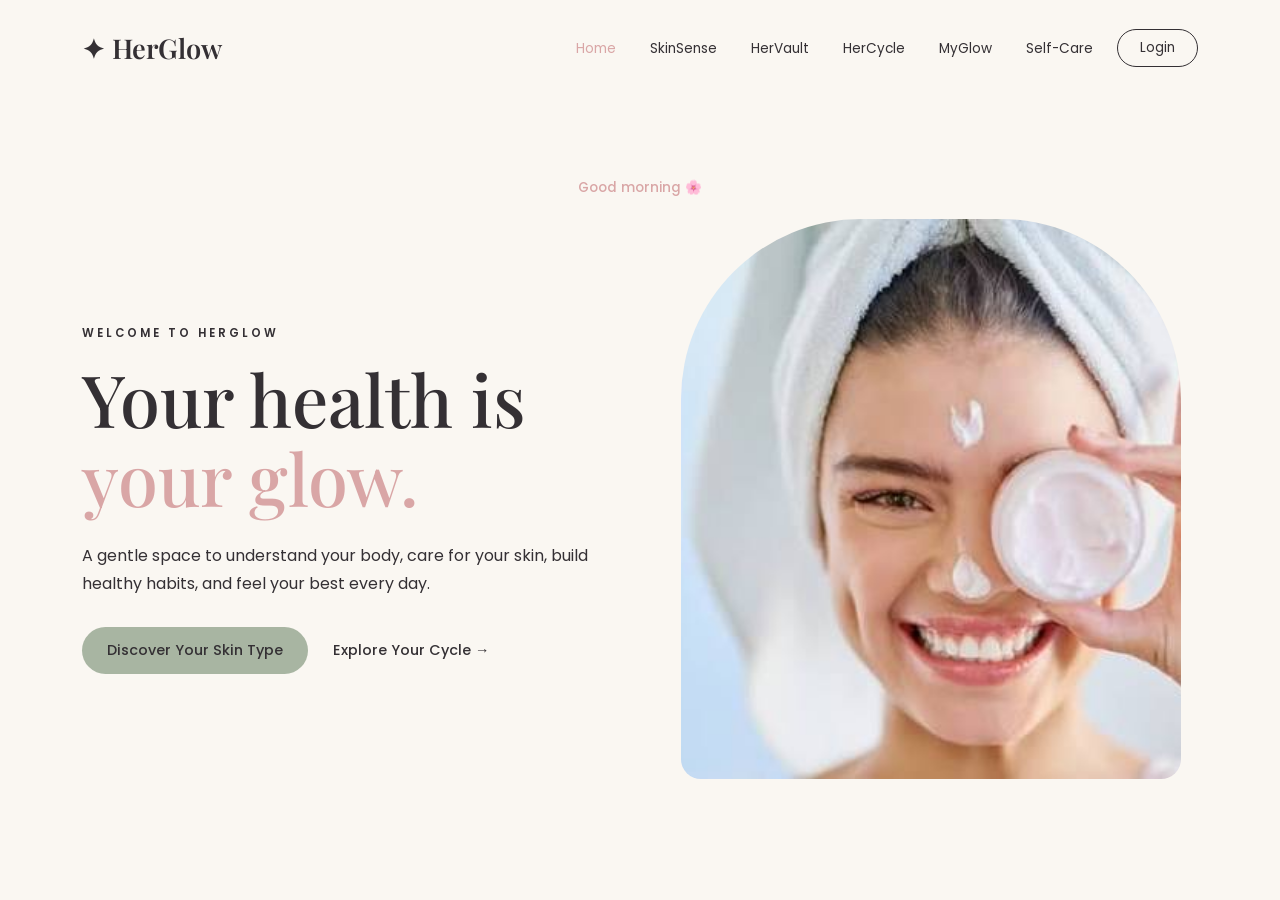
<file: frontend/index.html>
<!DOCTYPE html>
<html lang="en">

<head>

    <meta charset="UTF-8">

    <meta name="viewport" content="width=device-width, initial-scale=1.0">

    <title>HerGlow | Your Health. Your Beauty. Your Glow.</title>
    <!-- Google Fonts -->
     <link rel="preconnect" href="https://fonts.googleapis.com">

     <link rel="preconnect" href="https://fonts.gstatic.com" crossorigin>

     <link
        href="https://fonts.googleapis.com/css2?family=Playfair+Display:wght@500;600;700&family=Poppins:wght@300;400;500;600&display=swap"
        rel="stylesheet">
    <!-- Bootstrap CSS -->
      <link
       href="https://cdn.jsdelivr.net/npm/bootstrap@5.3.3/dist/css/bootstrap.min.css"
        rel="stylesheet">
   <!-- HerGlow CSS -->
       <link rel="stylesheet" href="css/style.css">
       <link rel="stylesheet" href="css/responsive.css">

</head>

<body>
    <!-- ================= NAVBAR ================= -->

  <nav class="navbar navbar-expand-lg herglow-navbar">

    <div class="container">

        <!-- Logo -->

        <a class="navbar-brand" href="index.html">
            ✦ HerGlow
        </a>


        <!-- Mobile Menu Button -->

        <button
            class="navbar-toggler"
            type="button"
            data-bs-toggle="collapse"
            data-bs-target="#mainNavbar"
            aria-controls="mainNavbar"
            aria-expanded="false"
            aria-label="Toggle navigation">

            <span class="navbar-toggler-icon"></span>

        </button>


        <!-- Navigation Links -->

        <div class="collapse navbar-collapse" id="mainNavbar">

            <ul class="navbar-nav ms-auto align-items-lg-center">

                <li class="nav-item">
                    <a class="nav-link"
   href="index.html">
                        Home
                    </a>
                </li>

                <li class="nav-item">
                    <a class="nav-link"
                       href="skinsense.html">
                        SkinSense
                    </a>
                </li>

                <li class="nav-item">
                    <a class="nav-link"
                       href="hervault.html">
                        HerVault
                    </a>
                </li>

                <li class="nav-item">
                    <a class="nav-link"
                       href="hercycle.html">
                        HerCycle
                    </a>
                </li>

                <li class="nav-item">
                    <a class="nav-link"
                       href="myglow.html">
                        MyGlow
                    </a>
                </li>

                <li class="nav-item">
                    <a class="nav-link"
                       href="selfcare.html">
                        Self-Care
                    </a>
                </li>

                <li class="nav-item ms-lg-3">

                    <a href="login.html"
                       class="btn btn-outline-herglow">
                        Login
                    </a>

                </li>

            </ul>

        </div>

    </div>

  </nav>
  <!-- ================= HERO SECTION ================= -->

<section class="hero-section">
    <p id="welcomeMessage" class="welcome-message"></p>

    <div class="container">

        <div class="row align-items-center g-5">

            <!-- Hero Text -->

            <div class="col-lg-6">

                <p class="eyebrow">
                    WELCOME TO HERGLOW
                </p>

                <h1>
                    Your health is
                    <span>your glow.</span>
                </h1>

                <p class="hero-text">
                    A gentle space to understand your body,
                    care for your skin, build healthy habits,
                    and feel your best every day.
                </p>

                <div class="hero-buttons">

                    <a href="skinsense.html"
                       class="btn btn-herglow">
                        Discover Your Skin Type
                    </a>

                    <a href="hercycle.html"
                       class="btn-link-herglow">
                        Explore Your Cycle →
                    </a>

                </div>

            </div>


            <!-- Hero Image -->

            <div class="col-lg-6">

                <div class="hero-image-wrapper">

                    <img
                        src="images/hero.jpg"
                        alt="Woman practicing self care"
                        class="hero-image">

                </div>

            </div>

        </div>

    </div>

</section>

  <!-- Bootstrap JavaScript -->
    <script src="https://cdn.jsdelivr.net/npm/bootstrap@5.3.3/dist/js/bootstrap.bundle.min.js"></script>

    <!-- HerGlow JavaScript -->
    <script src="js/main.js"></script>

</body>
</html>
</file>
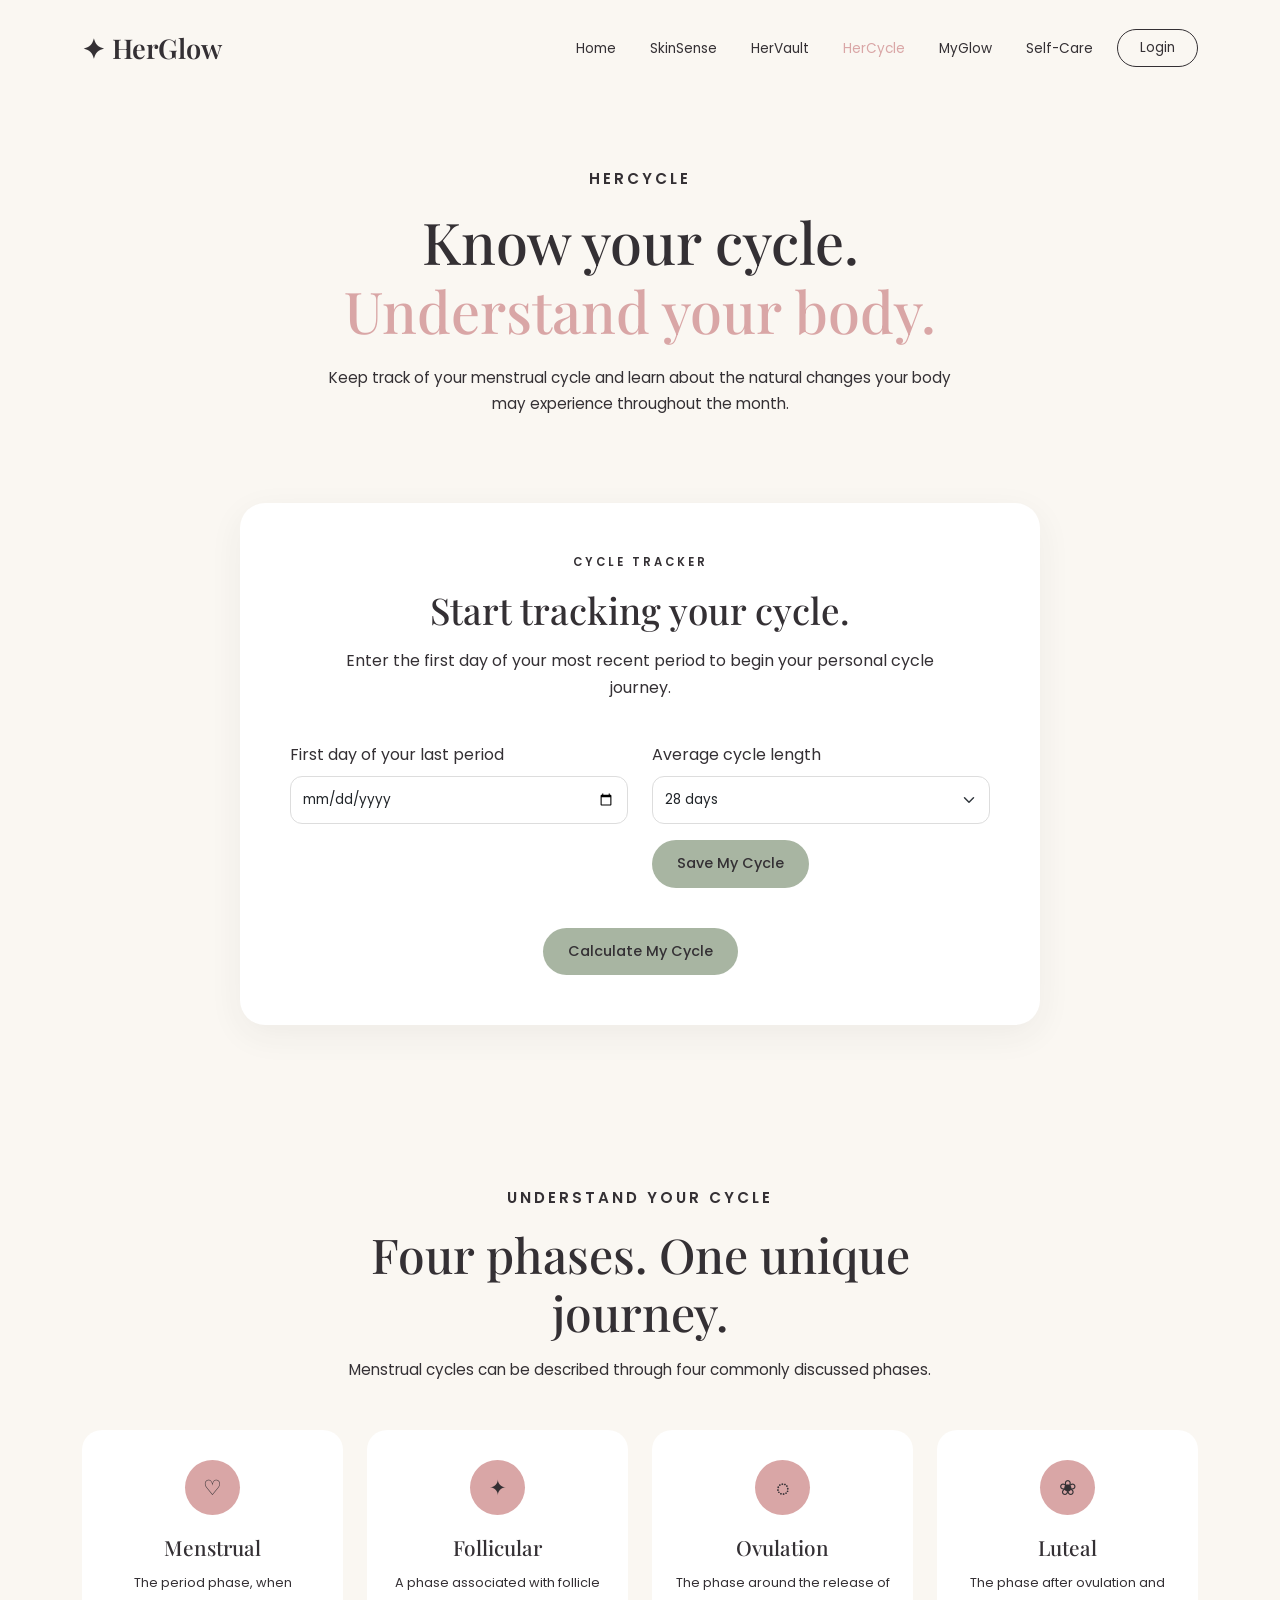
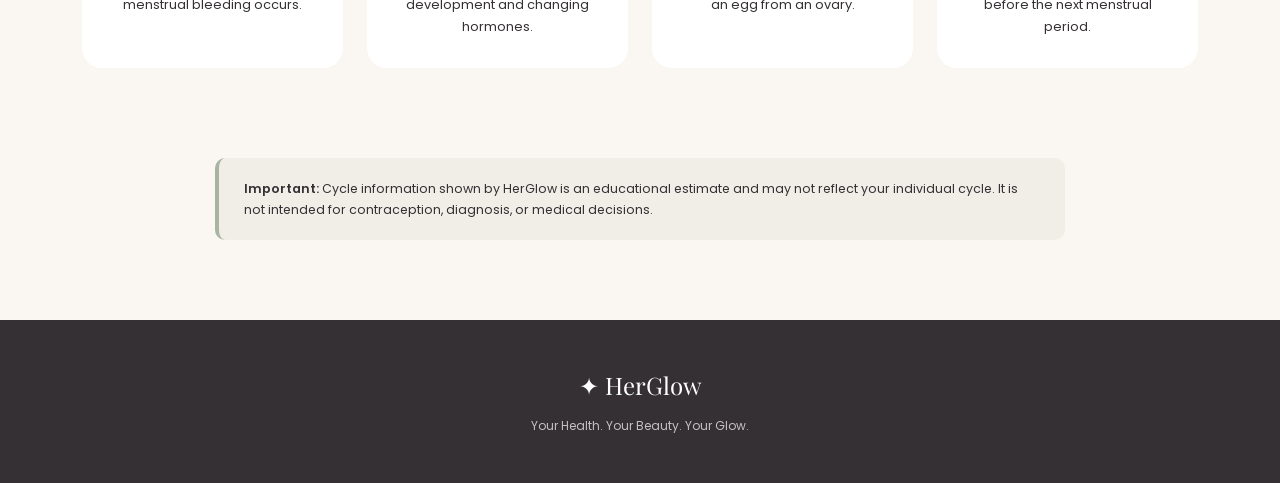
<file: frontend/hercycle.html>
<!DOCTYPE html>
<html lang="en">

<head>

    <meta charset="UTF-8">

    <meta name="viewport"
          content="width=device-width, initial-scale=1.0">

    <title>HerCycle | HerGlow</title>

    <!-- Google Fonts -->

    <link rel="preconnect"
          href="https://fonts.googleapis.com">

    <link rel="preconnect"
          href="https://fonts.gstatic.com"
          crossorigin>

    <link href="https://fonts.googleapis.com/css2?family=Playfair+Display:wght@500;600;700&family=Poppins:wght@300;400;500;600&display=swap"
          rel="stylesheet">

    <!-- Bootstrap -->

    <link href="https://cdn.jsdelivr.net/npm/bootstrap@5.3.3/dist/css/bootstrap.min.css"
          rel="stylesheet">

    <!-- HerGlow CSS -->

    <link rel="stylesheet"
          href="css/style.css">

    <link rel="stylesheet"
          href="css/responsive.css">

</head>


<body>

    <!-- ================= NAVBAR ================= -->

    <nav class="navbar navbar-expand-lg herglow-navbar">

        <div class="container">

            <a class="navbar-brand" href="index.html">
                ✦ HerGlow
            </a>

            <button
                class="navbar-toggler"
                type="button"
                data-bs-toggle="collapse"
                data-bs-target="#mainNavbar"
                aria-controls="mainNavbar"
                aria-expanded="false"
                aria-label="Toggle navigation">

                <span class="navbar-toggler-icon"></span>

            </button>


            <div class="collapse navbar-collapse"
                 id="mainNavbar">

                <ul class="navbar-nav ms-auto align-items-lg-center">

                    <li class="nav-item">
                        <a class="nav-link"
                           href="index.html">
                            Home
                        </a>
                    </li>

                    <li class="nav-item">
                        <a class="nav-link"
                           href="skinsense.html">
                            SkinSense
                        </a>
                    </li>

                    <li class="nav-item">
                        <a class="nav-link"
                           href="hervault.html">
                            HerVault
                        </a>
                    </li>

                    <li class="nav-item">
                        <a class="nav-link active"
                           href="hercycle.html">
                            HerCycle
                        </a>
                    </li>

                    <li class="nav-item">
                        <a class="nav-link"
                           href="myglow.html">
                            MyGlow
                        </a>
                    </li>

                    <li class="nav-item">
                        <a class="nav-link"
                           href="selfcare.html">
                            Self-Care
                        </a>
                    </li>

                    <li class="nav-item ms-lg-3">

                        <a href="login.html"
                           class="btn btn-outline-herglow">
                            Login
                        </a>

                    </li>

                </ul>

            </div>

        </div>

    </nav>


    <!-- ================= HERCYCLE HERO ================= -->

    <section class="hercycle-hero">

        <div class="container">

            <div class="section-heading text-center">

                <p class="eyebrow">
                    HERCYCLE
                </p>

                <h1>
                    Know your cycle.
                    <span>Understand your body.</span>
                </h1>

                <p>
                    Keep track of your menstrual cycle and learn
                    about the natural changes your body may experience
                    throughout the month.
                </p>

            </div>

        </div>

    </section>


    <!-- ================= CYCLE TRACKER ================= -->

    <section class="cycle-tracker-section">

        <div class="container">

            <div class="cycle-card">

                <div class="text-center">

                    <p class="eyebrow">
                        CYCLE TRACKER
                    </p>

                    <h2>
                        Start tracking your cycle.
                    </h2>

                    <p>
                        Enter the first day of your most recent period
                        to begin your personal cycle journey.
                    </p>

                </div>


                <div class="row g-4 mt-3">

                    <div class="col-md-6">

                        <label for="periodStart"
                               class="form-label">
                            First day of your last period
                        </label>

                        <input
                            type="date"
                            id="periodStart"
                            class="form-control herglow-input">

                    </div>


                    <div class="col-md-6">

                        <label for="cycleLength"
                               class="form-label">
                            Average cycle length
                        </label>

                        <select
                            id="cycleLength"
                            class="form-select herglow-input">

                            <option value="28">
                                28 days
                            </option>

                            <option value="26">
                                26 days
                            </option>

                            <option value="27">
                                27 days
                            </option>

                            <option value="29">
                                29 days
                            </option>

                            <option value="30">
                                30 days
                            </option>

                            <option value="31">
                                31 days
                            </option>

                            <option value="32">
                                32 days
                            </option>

                        </select>
                        <button id="saveCycleBtn" class="btn btn-herglow mt-3">
    Save My Cycle
</button>

<p id="cycleSaveMessage" class="mt-3"></p>

                    </div>

                </div>


                <div class="text-center mt-4">

                    <button
                        type="button"
                        class="btn btn-herglow"
                        id="cycleCalculateBtn">

                        Calculate My Cycle

                    </button>

                </div>


                <div
                    id="cycleResult"
                    class="cycle-result text-center">

                </div>

            </div>

        </div>

    </section>


    <!-- ================= CYCLE PHASES ================= -->

    <section class="cycle-phases-section">

        <div class="container">

            <div class="section-heading text-center">

                <p class="eyebrow">
                    UNDERSTAND YOUR CYCLE
                </p>

                <h2>
                    Four phases. One unique journey.
                </h2>

                <p>
                    Menstrual cycles can be described through four
                    commonly discussed phases.
                </p>

            </div>


            <div class="row g-4 mt-4">

                <!-- Menstrual Phase -->

                <div class="col-md-6 col-lg-3">

                    <div class="cycle-phase-card">

                        <div class="cycle-phase-icon">
                            ♡
                        </div>

                        <h3>
                            Menstrual
                        </h3>

                        <p>
                            The period phase, when menstrual
                            bleeding occurs.
                        </p>

                    </div>

                </div>


                <!-- Follicular Phase -->

                <div class="col-md-6 col-lg-3">

                    <div class="cycle-phase-card">

                        <div class="cycle-phase-icon">
                            ✦
                        </div>

                        <h3>
                            Follicular
                        </h3>

                        <p>
                            A phase associated with follicle
                            development and changing hormones.
                        </p>

                    </div>

                </div>


                <!-- Ovulation -->

                <div class="col-md-6 col-lg-3">

                    <div class="cycle-phase-card">

                        <div class="cycle-phase-icon">
                            ◌
                        </div>

                        <h3>
                            Ovulation
                        </h3>

                        <p>
                            The phase around the release of
                            an egg from an ovary.
                        </p>

                    </div>

                </div>


                <!-- Luteal Phase -->

                <div class="col-md-6 col-lg-3">

                    <div class="cycle-phase-card">

                        <div class="cycle-phase-icon">
                            ❀
                        </div>

                        <h3>
                            Luteal
                        </h3>

                        <p>
                            The phase after ovulation and before
                            the next menstrual period.
                        </p>

                    </div>

                </div>

            </div>

        </div>

    </section>


    <!-- ================= DISCLAIMER ================= -->

    <section class="cycle-note-section">

        <div class="container">

            <div class="cycle-note">

                <strong>Important:</strong>

                Cycle information shown by HerGlow is
                an educational estimate and may not reflect
                your individual cycle. It is not intended for
                contraception, diagnosis, or medical decisions.

            </div>

        </div>

    </section>


    <!-- ================= FOOTER ================= -->

    <footer class="herglow-footer">

        <div class="container text-center">

            <p>
                ✦ HerGlow
            </p>

            <small>
                Your Health. Your Beauty. Your Glow.
            </small>

        </div>

    </footer>


    <!-- Bootstrap JavaScript -->

    <script src="https://cdn.jsdelivr.net/npm/bootstrap@5.3.3/dist/js/bootstrap.bundle.min.js">
    </script>

    <!-- HerGlow JavaScript -->
<script src="js/main.js"></script>
    <script src="js/hercycle.js">
    </script>

</body>

</html>
</file>
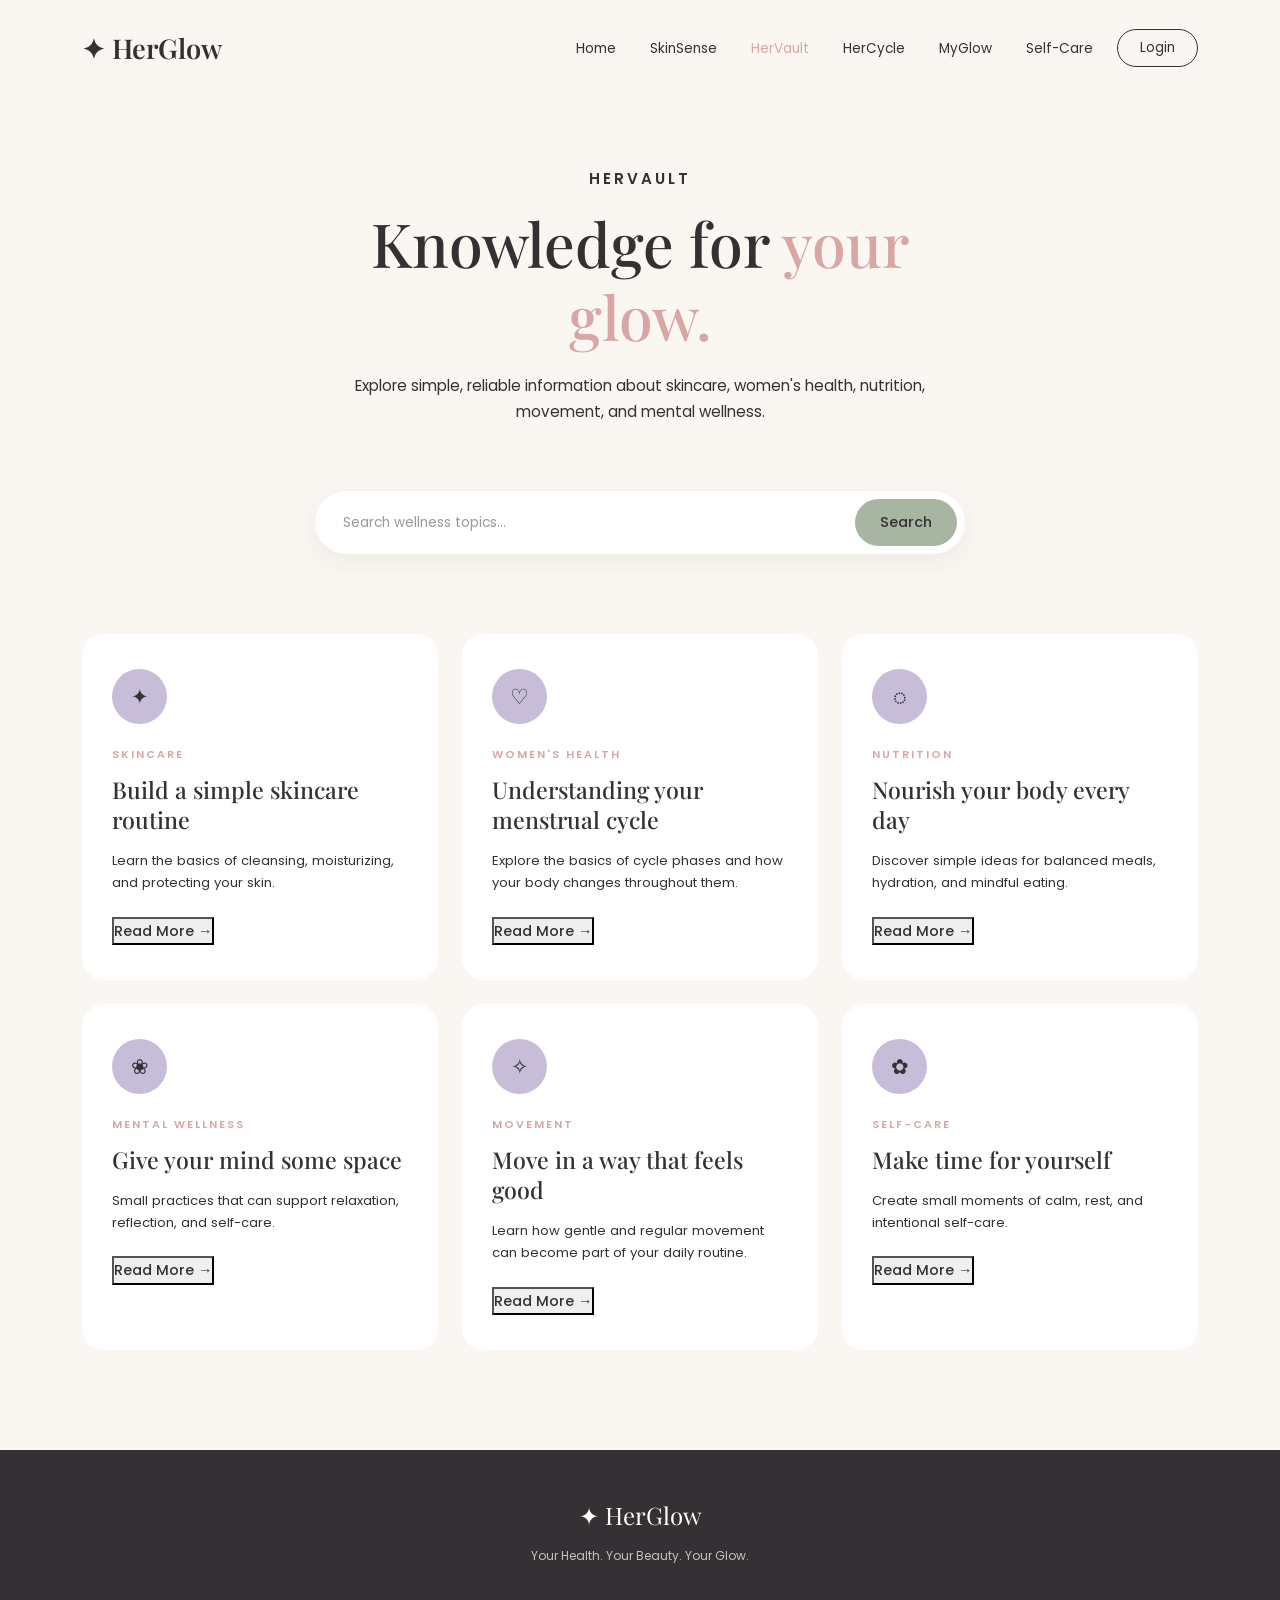
<file: frontend/hervault.html>
<!DOCTYPE html>
<html lang="en">

<head>

    <meta charset="UTF-8">

    <meta name="viewport"
          content="width=device-width, initial-scale=1.0">

    <title>HerVault | HerGlow</title>

    <!-- Google Fonts -->

    <link rel="preconnect"
          href="https://fonts.googleapis.com">

    <link rel="preconnect"
          href="https://fonts.gstatic.com"
          crossorigin>

    <link href="https://fonts.googleapis.com/css2?family=Playfair+Display:wght@500;600;700&family=Poppins:wght@300;400;500;600&display=swap"
          rel="stylesheet">

    <!-- Bootstrap -->

    <link href="https://cdn.jsdelivr.net/npm/bootstrap@5.3.3/dist/css/bootstrap.min.css"
          rel="stylesheet">

    <!-- HerGlow CSS -->

    <link rel="stylesheet"
          href="css/style.css">

    <link rel="stylesheet"
          href="css/responsive.css">

</head>


<body>

    <!-- ================= NAVBAR ================= -->

    <nav class="navbar navbar-expand-lg herglow-navbar">

        <div class="container">

            <a class="navbar-brand" href="index.html">
                ✦ HerGlow
            </a>

            <button
                class="navbar-toggler"
                type="button"
                data-bs-toggle="collapse"
                data-bs-target="#mainNavbar"
                aria-controls="mainNavbar"
                aria-expanded="false"
                aria-label="Toggle navigation">

                <span class="navbar-toggler-icon"></span>

            </button>


            <div class="collapse navbar-collapse"
                 id="mainNavbar">

                <ul class="navbar-nav ms-auto align-items-lg-center">

                    <li class="nav-item">
                        <a class="nav-link"
                           href="index.html">
                            Home
                        </a>
                    </li>

                    <li class="nav-item">
                        <a class="nav-link"
                           href="skinsense.html">
                            SkinSense
                        </a>
                    </li>

                    <li class="nav-item">
                        <a class="nav-link active"
                           href="hervault.html">
                            HerVault
                        </a>
                    </li>

                    <li class="nav-item">
                        <a class="nav-link"
                           href="hercycle.html">
                            HerCycle
                        </a>
                    </li>

                    <li class="nav-item">
                        <a class="nav-link"
                           href="myglow.html">
                            MyGlow
                        </a>
                    </li>

                    <li class="nav-item">
                        <a class="nav-link"
                           href="selfcare.html">
                            Self-Care
                        </a>
                    </li>

                    <li class="nav-item ms-lg-3">

                        <a href="login.html"
                           class="btn btn-outline-herglow">
                            Login
                        </a>

                    </li>

                </ul>

            </div>

        </div>

    </nav>


    <!-- ================= HERVAULT HERO ================= -->

    <section class="hervault-hero">

        <div class="container">

            <div class="section-heading text-center">

                <p class="eyebrow">
                    HERVAULT
                </p>

                <h1>
                    Knowledge for
                    <span>your glow.</span>
                </h1>

                <p>
                    Explore simple, reliable information about
                    skincare, women's health, nutrition,
                    movement, and mental wellness.
                </p>

            </div>

        </div>

    </section>


    <!-- ================= SEARCH ================= -->

    <section class="hervault-search">

        <div class="container">

            <div class="vault-search-box">

                <input
                    type="text"
                    id="articleSearch"
                    placeholder="Search wellness topics...">

                <button
                    type="button"
                    class="btn btn-herglow">

                    Search

                </button>

            </div>

        </div>

    </section>


    <!-- ================= CATEGORIES ================= -->

    <section class="vault-categories">

        <div class="container">

            <div class="row g-4">

                <!-- Skincare -->

                <div class="col-md-6 col-lg-4">

                    <div class="vault-card">

                        <div class="vault-icon">
                            ✦
                        </div>

                        <p class="vault-category">
                            SKINCARE
                        </p>

                        <h2>
                            Build a simple skincare routine
                        </h2>

                        <p>
                            Learn the basics of cleansing,
                            moisturizing, and protecting your skin.
                        </p>

                        <button
    type="button"
    class="btn-link-herglow read-article-btn"
    data-id="5">
    Read More →
</button>

                    </div>

                </div>


                <!-- Women's Health -->

                <div class="col-md-6 col-lg-4">

                    <div class="vault-card">

                        <div class="vault-icon">
                            ♡
                        </div>

                        <p class="vault-category">
                            WOMEN'S HEALTH
                        </p>

                        <h2>
                            Understanding your menstrual cycle
                        </h2>

                        <p>
                            Explore the basics of cycle phases
                            and how your body changes throughout them.
                        </p>

                        <button
    type="button"
    class="btn-link-herglow read-article-btn"
    data-id="1">
    Read More →
</button>

                    </div>

                </div>


                <!-- Nutrition -->

                <div class="col-md-6 col-lg-4">

                    <div class="vault-card">

                        <div class="vault-icon">
                            ◌
                        </div>

                        <p class="vault-category">
                            NUTRITION
                        </p>

                        <h2>
                            Nourish your body every day
                        </h2>

                        <p>
                            Discover simple ideas for balanced
                            meals, hydration, and mindful eating.
                        </p>

                        <button
    type="button"
    class="btn-link-herglow read-article-btn"
    data-id="1">
    Read More →
</button>

                    </div>

                </div>


                <!-- Mental Wellness -->

                <div class="col-md-6 col-lg-4">

                    <div class="vault-card">

                        <div class="vault-icon">
                            ❀
                        </div>

                        <p class="vault-category">
                            MENTAL WELLNESS
                        </p>

                        <h2>
                            Give your mind some space
                        </h2>

                        <p>
                            Small practices that can support
                            relaxation, reflection, and self-care.
                        </p>

                        <button
    type="button"
    class="btn-link-herglow read-article-btn"
    data-id="1">
    Read More →
</button>

                    </div>

                </div>


                <!-- Movement -->

                <div class="col-md-6 col-lg-4">

                    <div class="vault-card">

                        <div class="vault-icon">
                            ✧
                        </div>

                        <p class="vault-category">
                            MOVEMENT
                        </p>

                        <h2>
                            Move in a way that feels good
                        </h2>

                        <p>
                            Learn how gentle and regular movement
                            can become part of your daily routine.
                        </p>

                        <button
    type="button"
    class="btn-link-herglow read-article-btn"
    data-id="1">
    Read More →
</button>

                    </div>

                </div>


                <!-- Self Care -->

                <div class="col-md-6 col-lg-4">

                    <div class="vault-card">

                        <div class="vault-icon">
                            ✿
                        </div>

                        <p class="vault-category">
                            SELF-CARE
                        </p>

                        <h2>
                            Make time for yourself
                        </h2>

                        <p>
                            Create small moments of calm,
                            rest, and intentional self-care.
                        </p>

                        <button
    type="button"
    class="btn-link-herglow read-article-btn"
    data-id="1">
    Read More →
</button>

                    </div>

                </div>

            </div>

        </div>

    </section>


    <!-- ================= FOOTER ================= -->

    <footer class="herglow-footer">

        <div class="container text-center">

            <p>
                ✦ HerGlow
            </p>

            <small>
                Your Health. Your Beauty. Your Glow.
            </small>

        </div>

    </footer>


    <!-- Bootstrap JavaScript -->

    <script src="https://cdn.jsdelivr.net/npm/bootstrap@5.3.3/dist/js/bootstrap.bundle.min.js">
    </script>

    <!-- HerGlow JavaScript -->

    <script src="js/hervault.js">
    </script>

</body>

</html>
</file>
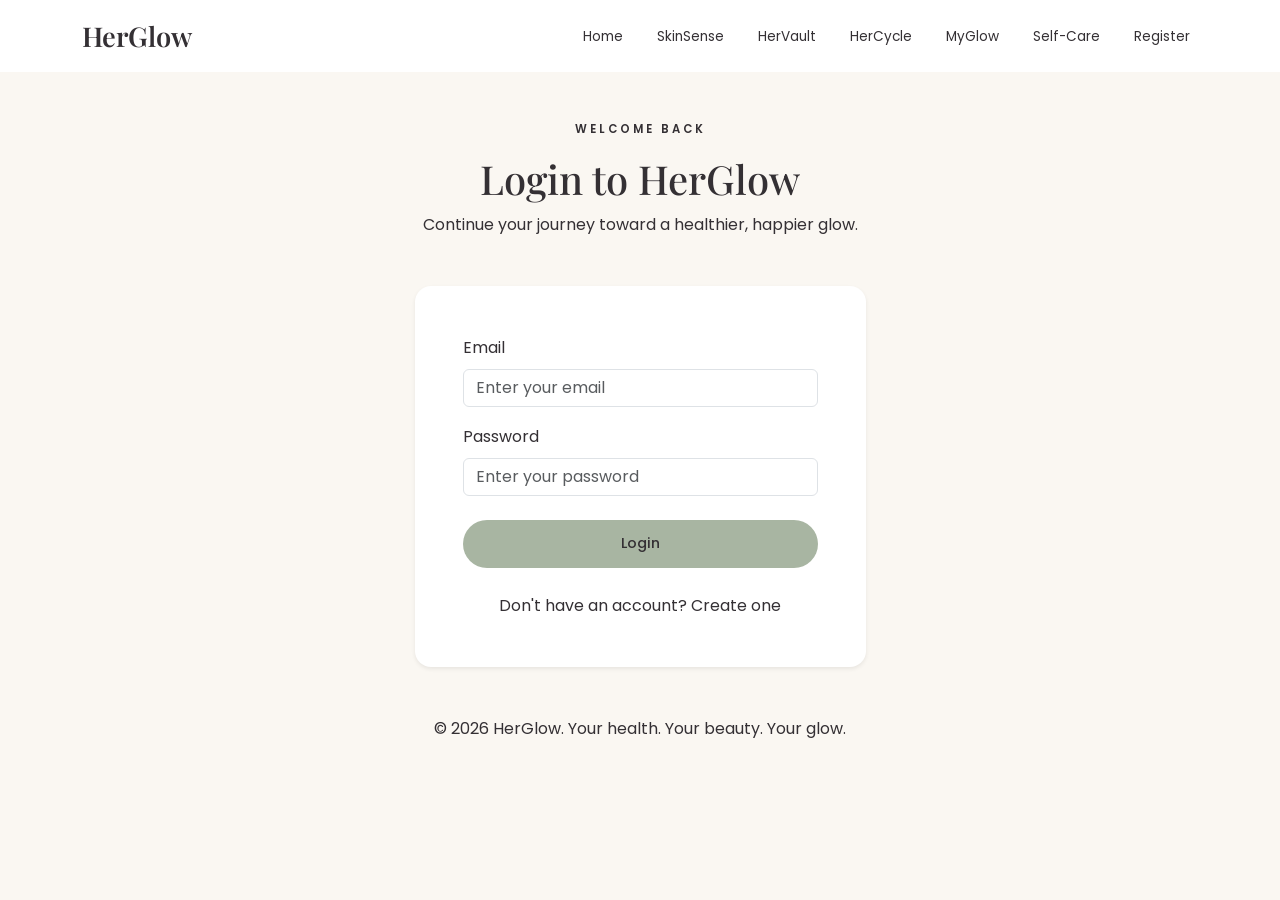
<file: frontend/login.html>
<!DOCTYPE html>
<html lang="en">
<head>
    <meta charset="UTF-8">
    <meta name="viewport" content="width=device-width, initial-scale=1.0">

    <title>Login | HerGlow</title>

    <link rel="preconnect" href="https://fonts.googleapis.com">
    <link rel="preconnect" href="https://fonts.gstatic.com" crossorigin>

    <link href="https://fonts.googleapis.com/css2?family=Playfair+Display:wght@500;600;700&family=Poppins:wght@300;400;500;600&display=swap" rel="stylesheet">

    <link href="https://cdn.jsdelivr.net/npm/bootstrap@5.3.3/dist/css/bootstrap.min.css" rel="stylesheet">

    <link rel="stylesheet" href="css/style.css">
    <link rel="stylesheet" href="css/responsive.css">
</head>

<body>

    <!-- Navbar -->
    <nav class="navbar navbar-expand-lg bg-white">
        <div class="container">

            <a class="navbar-brand" href="index.html">
                HerGlow
            </a>

            <button
                class="navbar-toggler"
                type="button"
                data-bs-toggle="collapse"
                data-bs-target="#navbarNav">

                <span class="navbar-toggler-icon"></span>

            </button>

            <div class="collapse navbar-collapse" id="navbarNav">

                <ul class="navbar-nav ms-auto align-items-lg-center">

                    <li class="nav-item">
                        <a class="nav-link" href="index.html">
                            Home
                        </a>
                    </li>

                    <li class="nav-item">
                        <a class="nav-link" href="skinsense.html">
                            SkinSense
                        </a>
                    </li>

                    <li class="nav-item">
                        <a class="nav-link" href="hervault.html">
                            HerVault
                        </a>
                    </li>

                    <li class="nav-item">
                        <a class="nav-link" href="hercycle.html">
                            HerCycle
                        </a>
                    </li>

                    <li class="nav-item">
                        <a class="nav-link" href="myglow.html">
                            MyGlow
                        </a>
                    </li>

                    <li class="nav-item">
                        <a class="nav-link" href="selfcare.html">
                            Self-Care
                        </a>
                    </li>

                    <li class="nav-item">
                        <a class="nav-link" href="register.html">
                            Register
                        </a>
                    </li>

                </ul>

            </div>
        </div>
    </nav>


    <!-- Login Section -->
    <section class="py-5">

        <div class="container">

            <div class="text-center mb-5">

                <p class="eyebrow">
                    WELCOME BACK
                </p>

                <h1 class="section-title">
                    Login to HerGlow
                </h1>

                <p class="section-subtitle">
                    Continue your journey toward a healthier, happier glow.
                </p>

            </div>


            <div class="row justify-content-center">

                <div class="col-md-7 col-lg-5">

                    <div class="p-4 p-md-5 bg-white rounded-4 shadow-sm">

                        <form id="loginForm">

                            <!-- Email -->

                            <div class="mb-3">

                                <label
                                    for="loginEmail"
                                    class="form-label">

                                    Email

                                </label>

                                <input
                                    type="email"
                                    class="form-control"
                                    id="loginEmail"
                                    placeholder="Enter your email"
                                    required>

                            </div>


                            <!-- Password -->

                            <div class="mb-4">

                                <label
                                    for="loginPassword"
                                    class="form-label">

                                    Password

                                </label>

                                <input
                                    type="password"
                                    class="form-control"
                                    id="loginPassword"
                                    placeholder="Enter your password"
                                    required>

                            </div>


                            <!-- Login Button -->

                            <button
                                type="submit"
                                class="btn btn-herglow w-100">

                                Login

                            </button>

                        </form>


                        <!-- Message -->

                        <div
                            id="loginMessage"
                            class="mt-3 text-center">
                        </div>


                        <!-- Register Link -->

                        <p class="text-center mt-4 mb-0">

                            Don't have an account?

                            <a href="register.html">
                                Create one
                            </a>

                        </p>

                    </div>

                </div>

            </div>

        </div>

    </section>


    <!-- Footer -->

    <footer class="footer-section">

        <div class="container text-center">

            <p>
                © 2026 HerGlow. Your health. Your beauty. Your glow.
            </p>

        </div>

    </footer>


    <!-- Bootstrap -->

    <script src="https://cdn.jsdelivr.net/npm/bootstrap@5.3.3/dist/js/bootstrap.bundle.min.js">
    </script>


    <!-- HerGlow Authentication -->

    <script src="js/auth.js"></script>

</body>
</html>
</file>
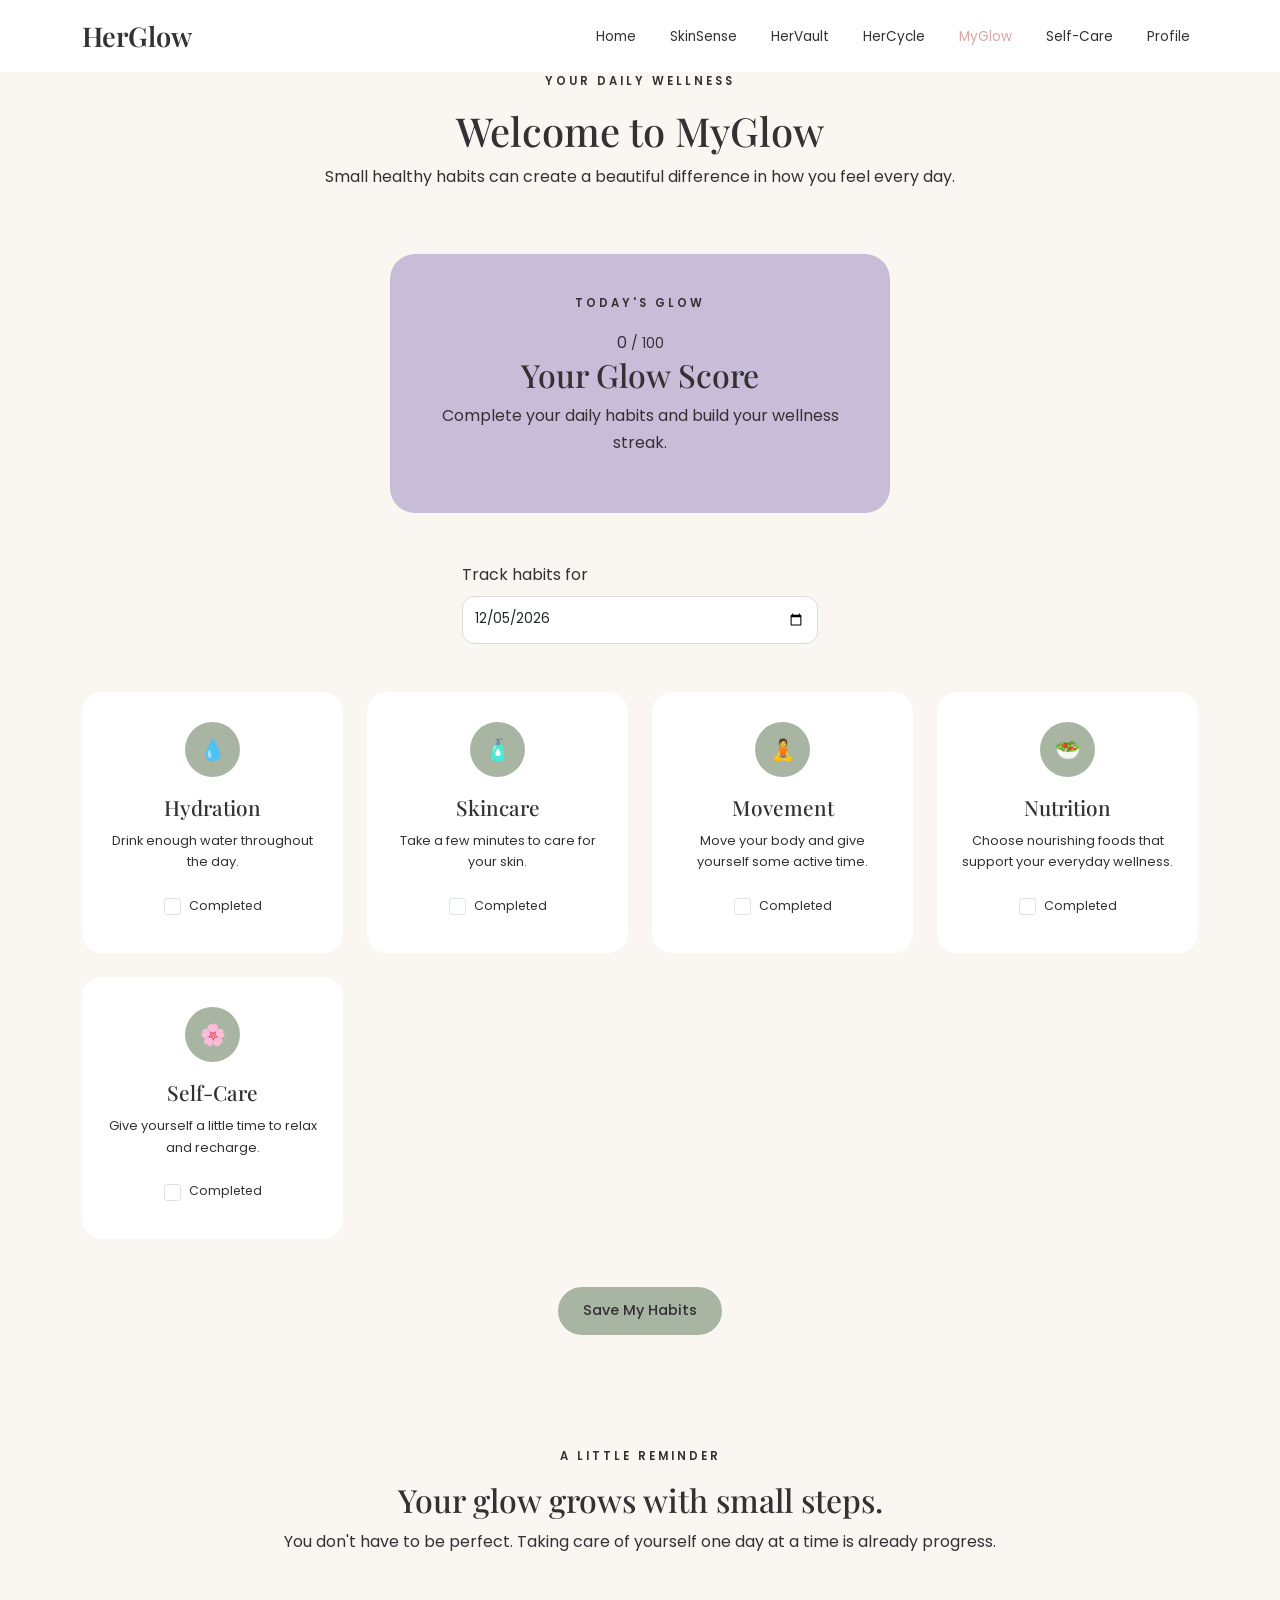
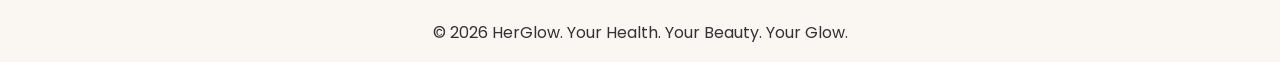
<file: frontend/myglow.html>
<!DOCTYPE html>
<html lang="en">

<head>
    <meta charset="UTF-8">
    <meta name="viewport" content="width=device-width, initial-scale=1.0">

    <title>MyGlow | HerGlow</title>

    <!-- Google Fonts -->
    <link rel="preconnect" href="https://fonts.googleapis.com">
    <link rel="preconnect" href="https://fonts.gstatic.com" crossorigin>

    <link
        href="https://fonts.googleapis.com/css2?family=Playfair+Display:wght@500;600;700&family=Poppins:wght@300;400;500;600&display=swap"
        rel="stylesheet">

    <!-- Bootstrap -->
    <link
        href="https://cdn.jsdelivr.net/npm/bootstrap@5.3.3/dist/css/bootstrap.min.css"
        rel="stylesheet">

    <!-- HerGlow CSS -->
    <link rel="stylesheet" href="css/style.css">
    <link rel="stylesheet" href="css/responsive.css">
</head>

<body>

    <!-- ==============================
         NAVBAR
    =============================== -->

    <nav class="navbar navbar-expand-lg navbar-light bg-white">

        <div class="container">

            <a class="navbar-brand" href="index.html">
                HerGlow
            </a>

            <button
                class="navbar-toggler"
                type="button"
                data-bs-toggle="collapse"
                data-bs-target="#navbarNav"
                aria-controls="navbarNav"
                aria-expanded="false"
                aria-label="Toggle navigation">

                <span class="navbar-toggler-icon"></span>

            </button>

            <div class="collapse navbar-collapse" id="navbarNav">

                <ul class="navbar-nav ms-auto">

                    <li class="nav-item">
                        <a class="nav-link" href="index.html">
                            Home
                        </a>
                    </li>

                    <li class="nav-item">
                        <a class="nav-link" href="skinsense.html">
                            SkinSense
                        </a>
                    </li>

                    <li class="nav-item">
                        <a class="nav-link" href="hervault.html">
                            HerVault
                        </a>
                    </li>

                    <li class="nav-item">
                        <a class="nav-link" href="hercycle.html">
                            HerCycle
                        </a>
                    </li>

                    <li class="nav-item">
                        <a class="nav-link active" href="myglow.html">
                            MyGlow
                        </a>
                    </li>

                    <li class="nav-item">
                        <a class="nav-link" href="selfcare.html">
                            Self-Care
                        </a>
                    </li>

                    <li class="nav-item">
                        <a class="nav-link" href="profile.html">
                            Profile
                        </a>
                    </li>

                </ul>

            </div>

        </div>

    </nav>


    <!-- ==============================
         PAGE HERO
    =============================== -->

    <section class="page-hero">

        <div class="container text-center">

            <p class="eyebrow">
                YOUR DAILY WELLNESS
            </p>

            <h1>
                Welcome to <span>MyGlow</span>
            </h1>

            <p>
                Small healthy habits can create a beautiful difference
                in how you feel every day.
            </p>

        </div>

    </section>


    <!-- ==============================
         GLOW SCORE
    =============================== -->

    <section class="myglow-section py-5">

        <div class="container">

            <div class="row justify-content-center">

                <div class="col-lg-8">

                    <div class="glow-score-card text-center">

                        <p class="eyebrow">
                            TODAY'S GLOW
                        </p>

                        <div class="glow-score-circle">

                            <span id="glowScore">
                                0
                            </span>

                            <small>
                                / 100
                            </small>

                        </div>

                        <h2>
                            Your Glow Score
                        </h2>

                        <p>
                            Complete your daily habits and build
                            your wellness streak.
                        </p>

                    </div>

                </div>

            </div>


            <!-- ==============================
                 DATE
            =============================== -->

            <div class="row justify-content-center mt-5">

                <div class="col-md-6 col-lg-4">

                    <label
                        for="habitDate"
                        class="form-label">

                        Track habits for
                    </label>

                    <input
                        type="date"
                        id="habitDate"
                        class="form-control herglow-input">

                </div>

            </div>


            <!-- ==============================
                 HABITS
            =============================== -->

            <div class="row g-4 mt-4">


                <!-- WATER -->

                <div class="col-md-6 col-lg-3">

                    <div class="habit-card">

                        <div class="habit-icon">
                            💧
                        </div>

                        <h3>
                            Hydration
                        </h3>

                        <p>
                            Drink enough water throughout
                            the day.
                        </p>

                        <div class="form-check habit-check">

                            <input
                                class="form-check-input"
                                type="checkbox"
                                id="waterHabit">

                            <label
                                class="form-check-label"
                                for="waterHabit">

                                Completed

                            </label>

                        </div>

                    </div>

                </div>


                <!-- SKINCARE -->

                <div class="col-md-6 col-lg-3">

                    <div class="habit-card">

                        <div class="habit-icon">
                            🧴
                        </div>

                        <h3>
                            Skincare
                        </h3>

                        <p>
                            Take a few minutes to care
                            for your skin.
                        </p>

                        <div class="form-check habit-check">

                            <input
                                class="form-check-input"
                                type="checkbox"
                                id="skincareHabit">

                            <label
                                class="form-check-label"
                                for="skincareHabit">

                                Completed

                            </label>

                        </div>

                    </div>

                </div>


                <!-- EXERCISE -->

                <div class="col-md-6 col-lg-3">

                    <div class="habit-card">

                        <div class="habit-icon">
                            🧘
                        </div>

                        <h3>
                            Movement
                        </h3>

                        <p>
                            Move your body and give yourself
                            some active time.
                        </p>

                        <div class="form-check habit-check">

                            <input
                                class="form-check-input"
                                type="checkbox"
                                id="exerciseHabit">

                            <label
                                class="form-check-label"
                                for="exerciseHabit">

                                Completed

                            </label>

                        </div>

                    </div>

                </div>


                <!-- SELF CARE -->
<!-- NUTRITION -->

<div class="col-md-6 col-lg-3">

    <div class="habit-card">

        <div class="habit-icon">
            🥗
        </div>

        <h3>
            Nutrition
        </h3>

        <p>
            Choose nourishing foods that support
            your everyday wellness.
        </p>

        <div class="form-check habit-check">

            <input
                class="form-check-input"
                type="checkbox"
                id="nutritionHabit">

            <label
                class="form-check-label"
                for="nutritionHabit">

                Completed

            </label>

        </div>

    </div>

</div>
                <div class="col-md-6 col-lg-3">

                    <div class="habit-card">

                        <div class="habit-icon">
                            🌸
                        </div>

                        <h3>
                            Self-Care
                        </h3>

                        <p>
                            Give yourself a little time
                            to relax and recharge.
                        </p>

                        <div class="form-check habit-check">

                            <input
                                class="form-check-input"
                                type="checkbox"
                                id="selfCareHabit">

                            <label
                                class="form-check-label"
                                for="selfCareHabit">

                                Completed

                            </label>

                        </div>

                    </div>

                </div>

            </div>


            <!-- ==============================
                 SAVE BUTTON
            =============================== -->

            <div class="text-center mt-5">

                <button
                    id="saveHabitsBtn"
                    class="btn btn-herglow">

                    Save My Habits

                </button>

                <p
                    id="habitSaveMessage"
                    class="mt-3">

                </p>

            </div>

        </div>

    </section>


    <!-- ==============================
         MOTIVATION
    =============================== -->

    <section class="py-5">

        <div class="container">

            <div class="row justify-content-center">

                <div class="col-lg-8">

                    <div class="text-center">

                        <p class="eyebrow">
                            A LITTLE REMINDER
                        </p>

                        <h2 class="section-title">
                            Your glow grows with
                            <span>small steps.</span>
                        </h2>

                        <p>
                            You don't have to be perfect.
                            Taking care of yourself one day at
                            a time is already progress.
                        </p>

                    </div>

                </div>

            </div>

        </div>

    </section>


    <!-- ==============================
         FOOTER
    =============================== -->

    <footer class="footer-section">

        <div class="container text-center">

            <p>
                © 2026 HerGlow.
                Your Health. Your Beauty. Your Glow.
            </p>

        </div>

    </footer>


    <!-- ==============================
         SCRIPTS
    =============================== -->

    <script
        src="https://cdn.jsdelivr.net/npm/bootstrap@5.3.3/dist/js/bootstrap.bundle.min.js">
    </script>

    <script src="js/main.js"></script>

    <script src="js/myglow.js"></script>

</body>

</html>
</file>
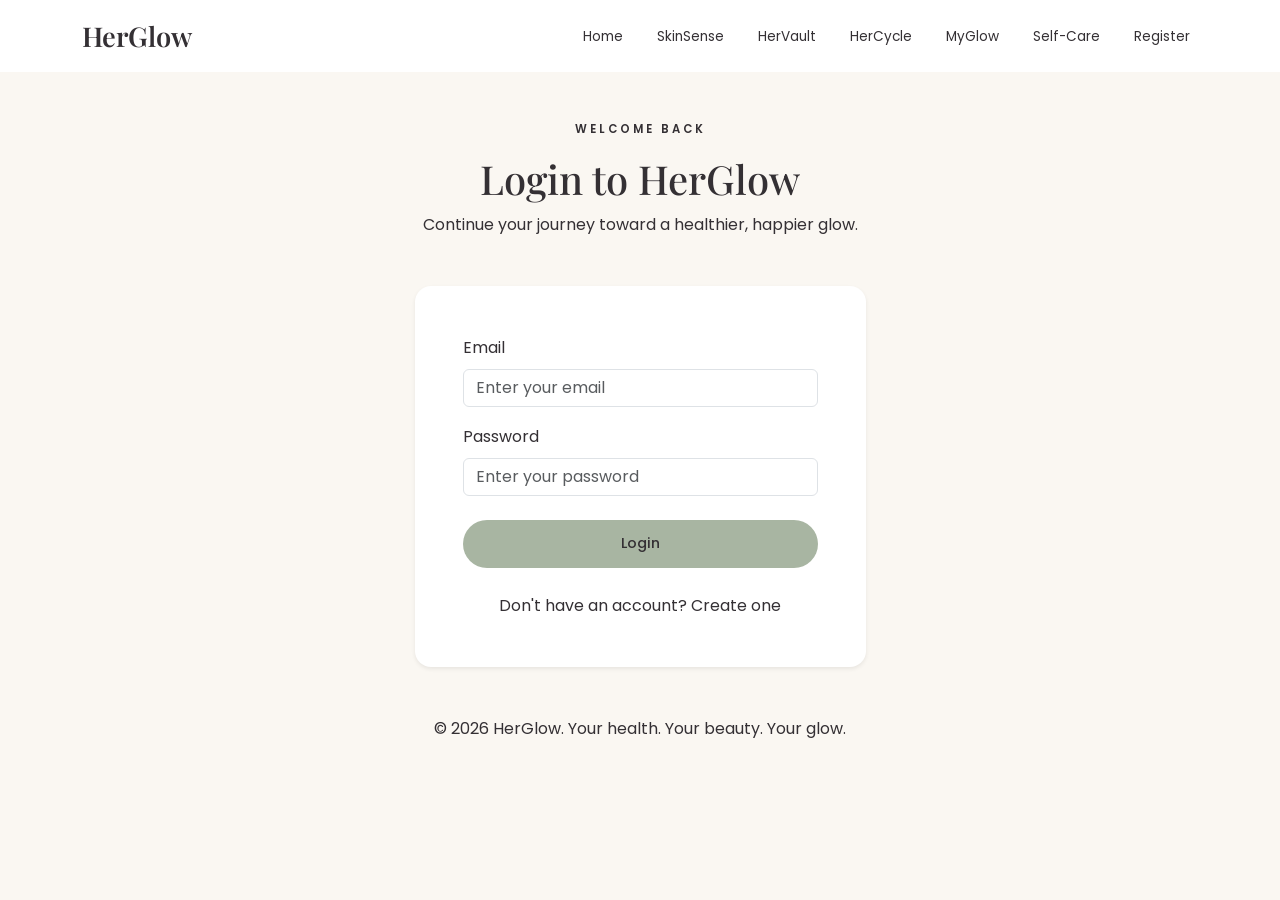
<file: frontend/profile.html>
<!DOCTYPE html>
<html lang="en">

<head>
    <meta charset="UTF-8">
    <meta name="viewport" content="width=device-width, initial-scale=1.0">

    <title>My Profile | HerGlow</title>

    <link rel="preconnect" href="https://fonts.googleapis.com">
    <link rel="preconnect" href="https://fonts.gstatic.com" crossorigin>

    <link href="https://fonts.googleapis.com/css2?family=Playfair+Display:wght@500;600;700&family=Poppins:wght@300;400;500;600&display=swap" rel="stylesheet">

    <link href="https://cdn.jsdelivr.net/npm/bootstrap@5.3.3/dist/css/bootstrap.min.css" rel="stylesheet">

    <link rel="stylesheet" href="css/style.css">
    <link rel="stylesheet" href="css/responsive.css">
</head>

<body>

    <!-- NAVBAR -->
    <nav class="navbar navbar-expand-lg navbar-light bg-white">
        <div class="container">

            <a class="navbar-brand" href="index.html">
                HerGlow
            </a>

            <button class="navbar-toggler" type="button"
                data-bs-toggle="collapse"
                data-bs-target="#navbarNav">
                <span class="navbar-toggler-icon"></span>
            </button>

            <div class="collapse navbar-collapse" id="navbarNav">

                <ul class="navbar-nav ms-auto">

                    <li class="nav-item">
                        <a class="nav-link" href="index.html">Home</a>
                    </li>

                    <li class="nav-item">
                        <a class="nav-link" href="skinsense.html">SkinSense</a>
                    </li>

                    <li class="nav-item">
                        <a class="nav-link" href="hervault.html">HerVault</a>
                    </li>

                    <li class="nav-item">
                        <a class="nav-link" href="hercycle.html">HerCycle</a>
                    </li>

                    <li class="nav-item">
                        <a class="nav-link" href="myglow.html">MyGlow</a>
                    </li>

                    <li class="nav-item">
                        <a class="nav-link" href="selfcare.html">Self-Care</a>
                    </li>

                    <li class="nav-item">
                        <a class="nav-link" href="profile.html">Profile</a>
                    </li>

                </ul>

            </div>
        </div>
    </nav>


    <!-- PROFILE HERO -->
    <section class="page-hero">
        <div class="container text-center">

            <p class="eyebrow">MY HERGLOW</p>

            <h1>
                Your <span>Profile</span>
            </h1>

            <p>
                Keep your wellness journey personal, simple and beautiful.
            </p>

        </div>
    </section>


    <!-- PROFILE CARD -->
    <section class="profile-section py-5">

        <div class="container">

            <div class="profile-card">

                <div class="profile-icon">
                    🌸
                </div>

                <h2 id="profileName">Welcome!</h2>

                <p id="profileEmail">
                    Your email will appear here.
                </p>
                <button id="logoutBtn" class="btn btn-herglow mt-4">
    Logout
</button>

            </div>

        </div>

    </section>


    <!-- FOOTER -->
    <footer class="footer-section">
        <div class="container text-center">

            <p>
                © 2026 HerGlow. Your Health. Your Beauty. Your Glow.
            </p>

        </div>
    </footer>


    <script src="https://cdn.jsdelivr.net/npm/bootstrap@5.3.3/dist/js/bootstrap.bundle.min.js"></script>

    <script src="js/main.js"></script>
    <script src="js/auth.js"></script>

</body>

</html>
</file>
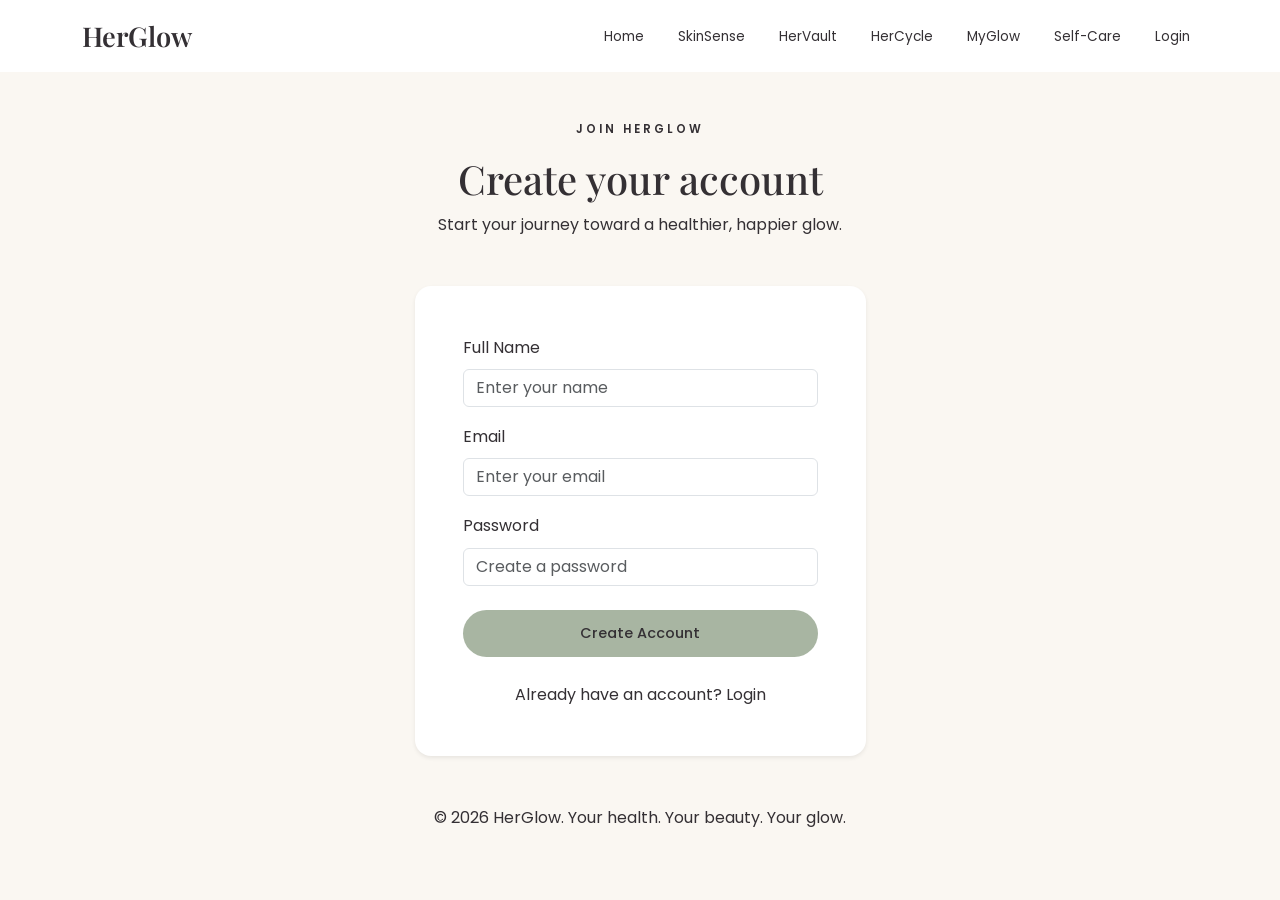
<file: frontend/register.html>
<!DOCTYPE html>
<html lang="en">
<head>
    <meta charset="UTF-8">
    <meta name="viewport" content="width=device-width, initial-scale=1.0">

    <title>Register | HerGlow</title>

    <link rel="preconnect" href="https://fonts.googleapis.com">
    <link rel="preconnect" href="https://fonts.gstatic.com" crossorigin>

    <link href="https://fonts.googleapis.com/css2?family=Playfair+Display:wght@500;600;700&family=Poppins:wght@300;400;500;600&display=swap" rel="stylesheet">

    <link href="https://cdn.jsdelivr.net/npm/bootstrap@5.3.3/dist/css/bootstrap.min.css" rel="stylesheet">

    <link rel="stylesheet" href="css/style.css">
    <link rel="stylesheet" href="css/responsive.css">
</head>

<body>

    <!-- Navbar -->
    <nav class="navbar navbar-expand-lg bg-white">
        <div class="container">
            <a class="navbar-brand" href="index.html">HerGlow</a>

            <button class="navbar-toggler" type="button"
                    data-bs-toggle="collapse"
                    data-bs-target="#navbarNav">
                <span class="navbar-toggler-icon"></span>
            </button>

            <div class="collapse navbar-collapse" id="navbarNav">
                <ul class="navbar-nav ms-auto align-items-lg-center">
                    <li class="nav-item">
                        <a class="nav-link" href="index.html">Home</a>
                    </li>

                    <li class="nav-item">
                        <a class="nav-link" href="skinsense.html">SkinSense</a>
                    </li>

                    <li class="nav-item">
                        <a class="nav-link" href="hervault.html">HerVault</a>
                    </li>

                    <li class="nav-item">
                        <a class="nav-link" href="hercycle.html">HerCycle</a>
                    </li>

                    <li class="nav-item">
                        <a class="nav-link" href="myglow.html">MyGlow</a>
                    </li>

                    <li class="nav-item">
                        <a class="nav-link" href="selfcare.html">Self-Care</a>
                    </li>

                    <li class="nav-item">
                        <a class="nav-link" href="login.html">Login</a>
                    </li>
                </ul>
            </div>
        </div>
    </nav>


    <!-- Register Section -->
    <section class="py-5">
        <div class="container">

            <div class="text-center mb-5">
                <p class="eyebrow">JOIN HERGLOW</p>

                <h1 class="section-title">
                    Create your account
                </h1>

                <p class="section-subtitle">
                    Start your journey toward a healthier, happier glow.
                </p>
            </div>

            <div class="row justify-content-center">

                <div class="col-md-7 col-lg-5">

                    <div class="p-4 p-md-5 bg-white rounded-4 shadow-sm">

                        <form id="registerForm">

                            <div class="mb-3">
                                <label for="name" class="form-label">
                                    Full Name
                                </label>

                                <input
                                    type="text"
                                    class="form-control"
                                    id="name"
                                    placeholder="Enter your name"
                                    required>
                            </div>


                            <div class="mb-3">
                                <label for="email" class="form-label">
                                    Email
                                </label>

                                <input
                                    type="email"
                                    class="form-control"
                                    id="email"
                                    placeholder="Enter your email"
                                    required>
                            </div>


                            <div class="mb-4">
                                <label for="password" class="form-label">
                                    Password
                                </label>

                                <input
                                    type="password"
                                    class="form-control"
                                    id="password"
                                    placeholder="Create a password"
                                    required>
                            </div>


                            <button
                                type="submit"
                                class="btn btn-herglow w-100">
                                Create Account
                            </button>

                        </form>


                        <div id="registerMessage" class="mt-3 text-center"></div>


                        <p class="text-center mt-4 mb-0">
                            Already have an account?
                            <a href="login.html">Login</a>
                        </p>

                    </div>

                </div>

            </div>
        </div>
    </section>


    <!-- Footer -->
    <footer class="footer-section">
        <div class="container text-center">
            <p>© 2026 HerGlow. Your health. Your beauty. Your glow.</p>
        </div>
    </footer>


    <script src="https://cdn.jsdelivr.net/npm/bootstrap@5.3.3/dist/js/bootstrap.bundle.min.js"></script>
<script src="js/auth.js"></script>
</body>
</html>
</file>
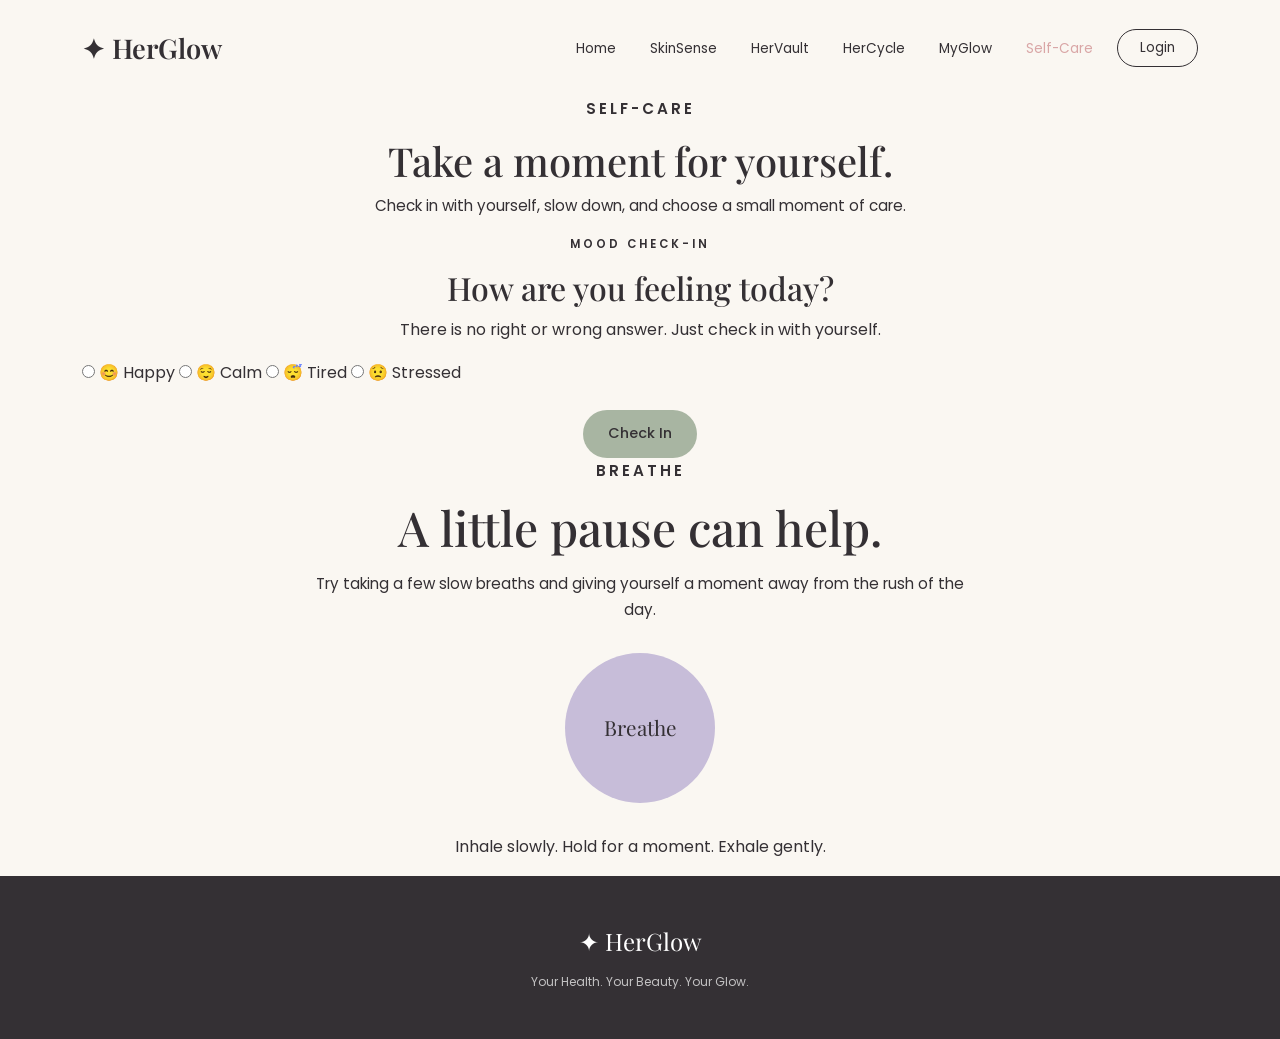
<file: frontend/selfcare.html>
<!DOCTYPE html>
<html lang="en">

<head>

    <meta charset="UTF-8">

    <meta name="viewport"
          content="width=device-width, initial-scale=1.0">

    <title>Self-Care | HerGlow</title>

    <link rel="preconnect"
          href="https://fonts.googleapis.com">

    <link rel="preconnect"
          href="https://fonts.gstatic.com"
          crossorigin>

    <link href="https://fonts.googleapis.com/css2?family=Playfair+Display:wght@500;600;700&family=Poppins:wght@300;400;500;600&display=swap"
          rel="stylesheet">

    <link href="https://cdn.jsdelivr.net/npm/bootstrap@5.3.3/dist/css/bootstrap.min.css"
          rel="stylesheet">

    <link rel="stylesheet"
          href="css/style.css">

    <link rel="stylesheet"
          href="css/responsive.css">

</head>


<body>

    <!-- ================= NAVBAR ================= -->

    <nav class="navbar navbar-expand-lg herglow-navbar">

        <div class="container">

            <a class="navbar-brand" href="index.html">
                ✦ HerGlow
            </a>

            <button
                class="navbar-toggler"
                type="button"
                data-bs-toggle="collapse"
                data-bs-target="#mainNavbar">

                <span class="navbar-toggler-icon"></span>

            </button>


            <div class="collapse navbar-collapse"
                 id="mainNavbar">

                <ul class="navbar-nav ms-auto align-items-lg-center">

                    <li class="nav-item">
                        <a class="nav-link" href="index.html">
                            Home
                        </a>
                    </li>

                    <li class="nav-item">
                        <a class="nav-link" href="skinsense.html">
                            SkinSense
                        </a>
                    </li>

                    <li class="nav-item">
                        <a class="nav-link" href="hervault.html">
                            HerVault
                        </a>
                    </li>

                    <li class="nav-item">
                        <a class="nav-link" href="hercycle.html">
                            HerCycle
                        </a>
                    </li>

                    <li class="nav-item">
                        <a class="nav-link" href="myglow.html">
                            MyGlow
                        </a>
                    </li>

                    <li class="nav-item">
                        <a class="nav-link active" href="selfcare.html">
                            Self-Care
                        </a>
                    </li>

                    <li class="nav-item ms-lg-3">

                        <a href="login.html"
                           class="btn btn-outline-herglow">
                            Login
                        </a>

                    </li>

                </ul>

            </div>

        </div>

    </nav>


    <!-- ================= SELF CARE HERO ================= -->

    <section class="selfcare-hero">

        <div class="container">

            <div class="section-heading text-center">

                <p class="eyebrow">
                    SELF-CARE
                </p>

                <h1>
                    Take a moment
                    <span>for yourself.</span>
                </h1>

                <p>
                    Check in with yourself, slow down,
                    and choose a small moment of care.
                </p>

            </div>

        </div>

    </section>


    <!-- ================= MOOD CHECK ================= -->

    <section class="mood-section">

        <div class="container">

            <div class="mood-card">

                <div class="text-center">

                    <p class="eyebrow">
                        MOOD CHECK-IN
                    </p>

                    <h2>
                        How are you feeling today?
                    </h2>

                    <p>
                        There is no right or wrong answer.
                        Just check in with yourself.
                    </p>

                </div>


                <div class="mood-options">

                    <label>
                        <input
                            type="radio"
                            name="mood"
                            value="happy">

                        <span>😊 Happy</span>
                    </label>


                    <label>
                        <input
                            type="radio"
                            name="mood"
                            value="calm">

                        <span>😌 Calm</span>
                    </label>


                    <label>
                        <input
                            type="radio"
                            name="mood"
                            value="tired">

                        <span>😴 Tired</span>
                    </label>


                    <label>
                        <input
                            type="radio"
                            name="mood"
                            value="stressed">

                        <span>😟 Stressed</span>
                    </label>

                </div>


                <div class="text-center mt-4">

                    <button
                        type="button"
                        class="btn btn-herglow"
                        id="moodCheckBtn">

                        Check In

                    </button>

                </div>


                <div
                    id="moodResult"
                    class="mood-result text-center">

                </div>

            </div>

        </div>

    </section>


    <!-- ================= BREATHING ================= -->

    <section class="breathing-section">

        <div class="container">

            <div class="section-heading text-center">

                <p class="eyebrow">
                    BREATHE
                </p>

                <h2>
                    A little pause can help.
                </h2>

                <p>
                    Try taking a few slow breaths and giving
                    yourself a moment away from the rush of the day.
                </p>

            </div>


            <div class="breathing-card text-center">

                <div class="breathing-circle">
                    Breathe
                </div>

                <p>
                    Inhale slowly. Hold for a moment.
                    Exhale gently.
                </p>

            </div>

        </div>

    </section>


    <!-- ================= FOOTER ================= -->

    <footer class="herglow-footer">

        <div class="container text-center">

            <p>
                ✦ HerGlow
            </p>

            <small>
                Your Health. Your Beauty. Your Glow.
            </small>

        </div>

    </footer>


    <script src="https://cdn.jsdelivr.net/npm/bootstrap@5.3.3/dist/js/bootstrap.bundle.min.js">
    </script>

    <script src="js/selfcare.js">
    </script>

</body>

</html>
</file>
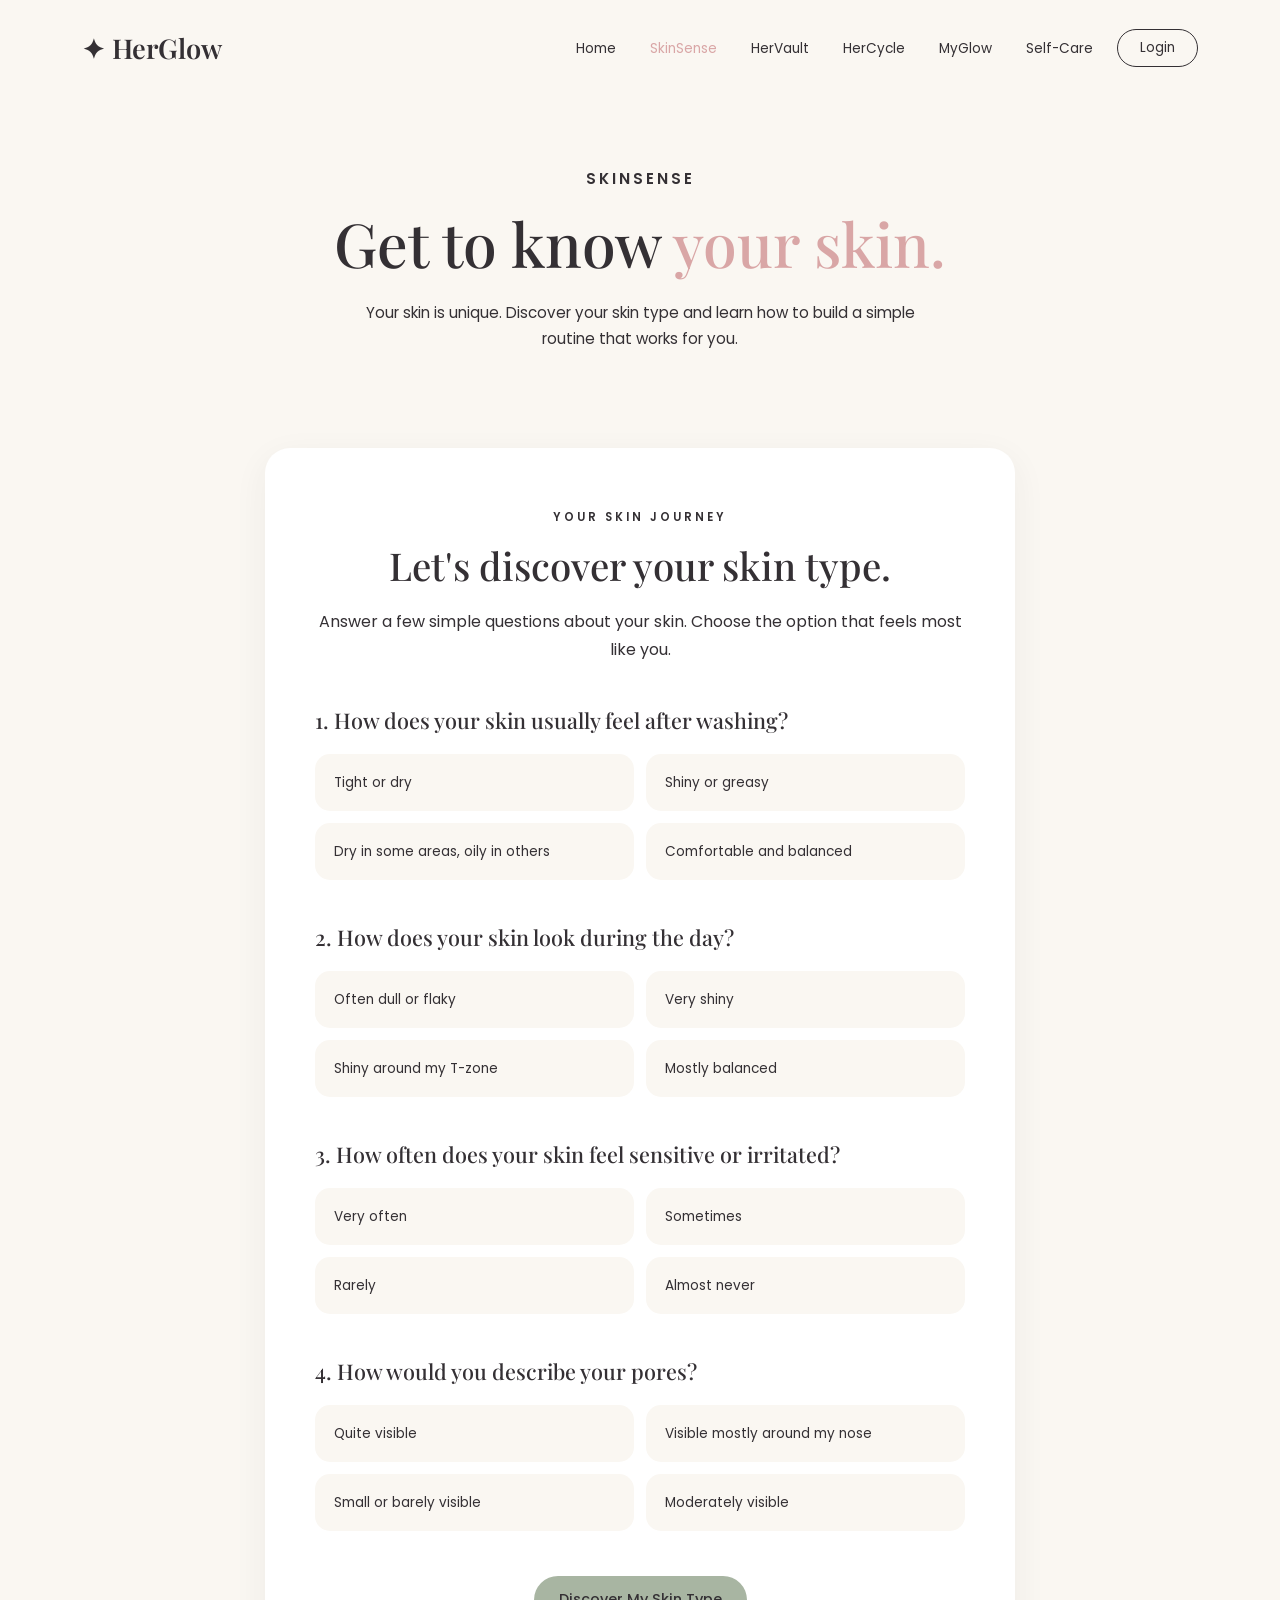
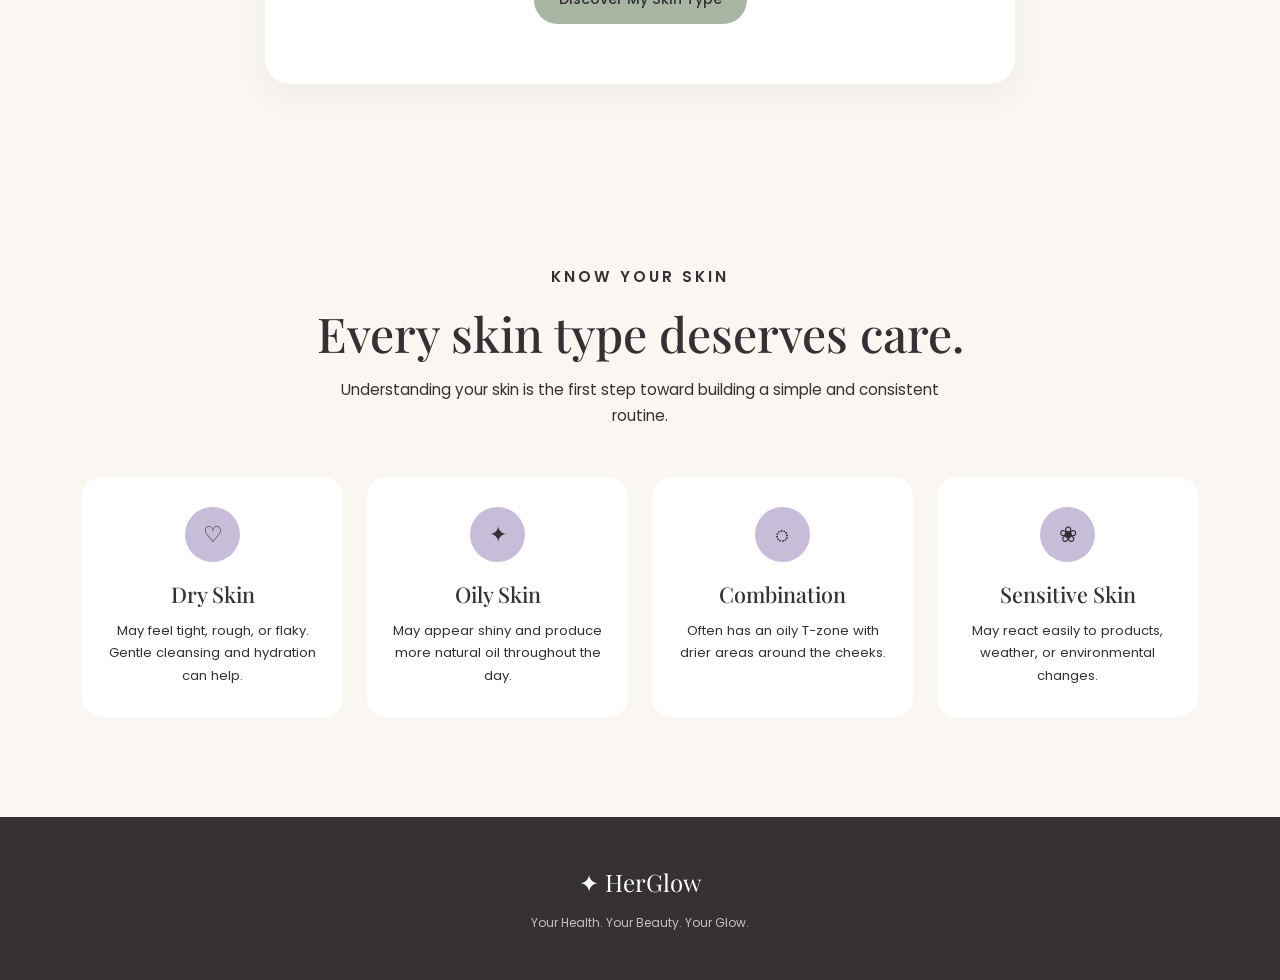
<file: frontend/skinsense.html>
<!DOCTYPE html>
<html lang="en">

<head>

    <meta charset="UTF-8">

    <meta name="viewport"
          content="width=device-width, initial-scale=1.0">

    <title>SkinSense | HerGlow</title>

    <!-- Google Fonts -->
    <link rel="preconnect"
          href="https://fonts.googleapis.com">

    <link rel="preconnect"
          href="https://fonts.gstatic.com"
          crossorigin>

    <link href="https://fonts.googleapis.com/css2?family=Playfair+Display:wght@500;600;700&family=Poppins:wght@300;400;500;600&display=swap"
          rel="stylesheet">

    <!-- Bootstrap -->
    <link href="https://cdn.jsdelivr.net/npm/bootstrap@5.3.3/dist/css/bootstrap.min.css"
          rel="stylesheet">

    <!-- HerGlow CSS -->
    <link rel="stylesheet"
          href="css/style.css">

    <link rel="stylesheet"
          href="css/responsive.css">

</head>


<body>

    <!-- ================= NAVBAR ================= -->

    <nav class="navbar navbar-expand-lg herglow-navbar">

        <div class="container">

            <a class="navbar-brand" href="index.html">
                ✦ HerGlow
            </a>

            <button
                class="navbar-toggler"
                type="button"
                data-bs-toggle="collapse"
                data-bs-target="#mainNavbar"
                aria-controls="mainNavbar"
                aria-expanded="false"
                aria-label="Toggle navigation">

                <span class="navbar-toggler-icon"></span>

            </button>


            <div class="collapse navbar-collapse"
                 id="mainNavbar">

                <ul class="navbar-nav ms-auto align-items-lg-center">

                    <li class="nav-item">
                        <a class="nav-link"
                           href="index.html">
                            Home
                        </a>
                    </li>

                    <li class="nav-item">
                        <a class="nav-link active"
                           href="skinsense.html">
                            SkinSense
                        </a>
                    </li>

                    <li class="nav-item">
                        <a class="nav-link"
                           href="hervault.html">
                            HerVault
                        </a>
                    </li>

                    <li class="nav-item">
                        <a class="nav-link"
                           href="hercycle.html">
                            HerCycle
                        </a>
                    </li>

                    <li class="nav-item">
                        <a class="nav-link"
                           href="myglow.html">
                            MyGlow
                        </a>
                    </li>

                    <li class="nav-item">
                        <a class="nav-link"
                           href="selfcare.html">
                            Self-Care
                        </a>
                    </li>

                    <li class="nav-item ms-lg-3">

                        <a href="login.html"
                           class="btn btn-outline-herglow">
                            Login
                        </a>

                    </li>

                </ul>

            </div>

        </div>

    </nav>


    <!-- ================= SKINSENSE HERO ================= -->

    <section class="skinsense-hero">

        <div class="container">

            <div class="section-heading text-center">

                <p class="eyebrow">
                    SKINSENSE
                </p>

                <h1>
                    Get to know
                    <span>your skin.</span>
                </h1>

                <p>
                    Your skin is unique. Discover your skin type
                    and learn how to build a simple routine
                    that works for you.
                </p>

            </div>

        </div>

    </section>


    <!-- ================= QUIZ INTRO ================= -->

    <section class="skinsense-quiz-section">

        <div class="container">

            <div class="quiz-card">

    <div class="text-center">

        <p class="eyebrow">
            YOUR SKIN JOURNEY
        </p>

        <h2>
            Let's discover your skin type.
        </h2>

        <p>
            Answer a few simple questions about your skin.
            Choose the option that feels most like you.
        </p>

    </div>


    <!-- Question 1 -->

    <div class="quiz-question">

        <h3>
            1. How does your skin usually feel after washing?
        </h3>

        <div class="quiz-options">

            <label>
                <input type="radio" name="q1" value="dry">
                <span>Tight or dry</span>
            </label>

            <label>
                <input type="radio" name="q1" value="oily">
                <span>Shiny or greasy</span>
            </label>

            <label>
                <input type="radio" name="q1" value="combination">
                <span>Dry in some areas, oily in others</span>
            </label>

            <label>
                <input type="radio" name="q1" value="normal">
                <span>Comfortable and balanced</span>
            </label>

        </div>

    </div>


    <!-- Question 2 -->

    <div class="quiz-question">

        <h3>
            2. How does your skin look during the day?
        </h3>

        <div class="quiz-options">

            <label>
                <input type="radio" name="q2" value="dry">
                <span>Often dull or flaky</span>
            </label>

            <label>
                <input type="radio" name="q2" value="oily">
                <span>Very shiny</span>
            </label>

            <label>
                <input type="radio" name="q2" value="combination">
                <span>Shiny around my T-zone</span>
            </label>

            <label>
                <input type="radio" name="q2" value="normal">
                <span>Mostly balanced</span>
            </label>

        </div>

    </div>


    <!-- Question 3 -->

    <div class="quiz-question">

        <h3>
            3. How often does your skin feel sensitive or irritated?
        </h3>

        <div class="quiz-options">

            <label>
                <input type="radio" name="q3" value="sensitive">
                <span>Very often</span>
            </label>

            <label>
                <input type="radio" name="q3" value="sensitive">
                <span>Sometimes</span>
            </label>

            <label>
                <input type="radio" name="q3" value="normal">
                <span>Rarely</span>
            </label>

            <label>
                <input type="radio" name="q3" value="normal">
                <span>Almost never</span>
            </label>

        </div>

    </div>


    <!-- Question 4 -->

    <div class="quiz-question">

        <h3>
            4. How would you describe your pores?
        </h3>

        <div class="quiz-options">

            <label>
                <input type="radio" name="q4" value="oily">
                <span>Quite visible</span>
            </label>

            <label>
                <input type="radio" name="q4" value="combination">
                <span>Visible mostly around my nose</span>
            </label>

            <label>
                <input type="radio" name="q4" value="dry">
                <span>Small or barely visible</span>
            </label>

            <label>
                <input type="radio" name="q4" value="normal">
                <span>Moderately visible</span>
            </label>

        </div>

    </div>


    <div class="text-center quiz-submit">

        <button
            type="button"
            class="btn btn-herglow"
            id="skinQuizBtn">

            Discover My Skin Type

        </button>

    </div>


    <!-- Result -->

   <div
    id="skinQuizResult"
    class="quiz-result text-center">

    <div id="skinResultContent"></div>

    <button
        type="button"
        class="btn btn-outline-herglow mt-3"
        id="resetSkinQuizBtn">

        Take Quiz Again

    </button>

     </div>

   </div>

        </div>

    </section>
    <!-- ================= SKIN TYPES ================= -->

<section class="skin-types-section">

    <div class="container">

        <div class="section-heading text-center">

            <p class="eyebrow">
                KNOW YOUR SKIN
            </p>

            <h2>
                Every skin type deserves care.
            </h2>

            <p>
                Understanding your skin is the first step
                toward building a simple and consistent routine.
            </p>

        </div>


        <div class="row g-4 mt-4">

            <!-- Dry Skin -->

            <div class="col-md-6 col-lg-3">

                <div class="skin-type-card">

                    <div class="skin-type-icon">
                        ♡
                    </div>

                    <h3>Dry Skin</h3>

                    <p>
                        May feel tight, rough, or flaky.
                        Gentle cleansing and hydration can help.
                    </p>

                </div>

            </div>


            <!-- Oily Skin -->

            <div class="col-md-6 col-lg-3">

                <div class="skin-type-card">

                    <div class="skin-type-icon">
                        ✦
                    </div>

                    <h3>Oily Skin</h3>

                    <p>
                        May appear shiny and produce
                        more natural oil throughout the day.
                    </p>

                </div>

            </div>


            <!-- Combination Skin -->

            <div class="col-md-6 col-lg-3">

                <div class="skin-type-card">

                    <div class="skin-type-icon">
                        ◌
                    </div>

                    <h3>Combination</h3>

                    <p>
                        Often has an oily T-zone with
                        drier areas around the cheeks.
                    </p>

                </div>

            </div>


            <!-- Sensitive Skin -->

            <div class="col-md-6 col-lg-3">

                <div class="skin-type-card">

                    <div class="skin-type-icon">
                        ❀
                    </div>

                    <h3>Sensitive Skin</h3>

                    <p>
                        May react easily to products,
                        weather, or environmental changes.
                    </p>

                </div>

            </div>

        </div>

    </div>

</section>


    <!-- ================= FOOTER ================= -->

    <footer class="herglow-footer">

        <div class="container text-center">

            <p>
                ✦ HerGlow
            </p>

            <small>
                Your Health. Your Beauty. Your Glow.
            </small>

        </div>

    </footer>


    <!-- Bootstrap JavaScript -->

    <script src="https://cdn.jsdelivr.net/npm/bootstrap@5.3.3/dist/js/bootstrap.bundle.min.js">
    </script>

    <!-- HerGlow JavaScript -->

    <script src="js/skinsense.js">
    </script>

</body>

</html>
</file>
<file: frontend/css/style.css>
/* =========================================
   HERGLOW DESIGN SYSTEM
========================================= */

:root {
    /* Colors */
    --cream: #FAF7F2;
    --sage: #A8B5A2;
    --rose: #D9A6A6;
    --lavender: #C7BDD9;
    --brown: #343034;
    --white: #FFFFFF;

    /* Fonts */
    --heading-font: "Playfair Display", serif;
    --body-font: "Poppins", sans-serif;
}
/* =========================================
   GLOBAL STYLES
========================================= */

* {
    margin: 0;
    padding: 0;
    box-sizing: border-box;
}

html {
    scroll-behavior: smooth;
}

body {
    background-color: var(--cream);
    color: var(--brown);
    font-family: var(--body-font);
    line-height: 1.7;
}

h1,
h2,
h3,
h4,
h5,
h6 {
    font-family: var(--heading-font);
}

a {
    text-decoration: none;
    color: inherit;
}

img {
    max-width: 100%;
    display: block;
}
/* =========================================
   BUTTONS
========================================= */

.btn-herglow {
    display: inline-block;

    background-color: var(--sage);
    color: var(--brown);

    border: none;
    border-radius: 30px;

    padding: 13px 25px;

    font-family: var(--body-font);
    font-size: 0.9rem;
    font-weight: 500;

    transition: all 0.3s ease;
}

.btn-herglow:hover {
    background-color: var(--rose);
    color: var(--brown);

    transform: translateY(-2px);
}

.btn-outline-herglow {
    display: inline-block;

    border: 1px solid var(--brown);
    color: var(--brown);

    border-radius: 30px;

    padding: 8px 22px;

    font-size: 0.85rem;

    transition: all 0.3s ease;
}

.btn-outline-herglow:hover {
    background-color: var(--brown);
    color: var(--white);
}

.btn-link-herglow {
    color: var(--brown);
    font-size: 0.9rem;
    font-weight: 500;

    transition: color 0.3s ease;
}

.btn-link-herglow:hover {
    color: var(--rose);
}
/* =========================================
   SECTION HEADINGS
========================================= */

.eyebrow {
    font-family: var(--body-font);

    font-size: 0.72rem;
    font-weight: 600;

    letter-spacing: 3px;

    margin-bottom: 15px;
}

.section-heading {
    max-width: 650px;
    margin: 0 auto;
}

.section-heading h2 {
    font-size: 3rem;
    line-height: 1.2;

    margin-bottom: 15px;
}

.section-heading p {
    font-size: 0.95rem;
}
/* =========================================
   NAVBAR
========================================= */

.herglow-navbar {
    background-color: var(--cream);
    padding: 20px 0;

    position: relative;
    z-index: 1000;
}

.navbar-brand {
    font-family: var(--heading-font);

    font-size: 1.7rem;
    font-weight: 600;

    color: var(--brown);
}

.navbar-brand:hover {
    color: var(--brown);
}

.nav-link {
    color: var(--brown) !important;

    font-size: 0.85rem;
    font-weight: 400;

    margin-left: 18px;

    transition: color 0.3s ease;
}

.nav-link:hover,
.nav-link.active {
    color: var(--rose) !important;
}

.herglow-navbar .navbar-toggler {
    border: none;
    box-shadow: none;
}

.herglow-navbar .navbar-toggler:focus {
    box-shadow: none;
}
/* =========================================
   HERO SECTION
========================================= */

.hero-section {
    padding: 80px 0 100px;
}

.hero-section h1 {
    font-size: 4.5rem;
    line-height: 1.1;
    margin-bottom: 25px;
}

.hero-section h1 span {
    color: var(--rose);
}

.hero-text {
    max-width: 520px;
    font-size: 1rem;
    margin-bottom: 30px;
}

.hero-buttons {
    display: flex;
    align-items: center;
    gap: 25px;
    flex-wrap: wrap;
}

.hero-image-wrapper {
    width: 100%;
    max-width: 500px;
    margin: 0 auto;
    overflow: hidden;
    border-radius: 180px 180px 20px 20px;
    background-color: var(--lavender);
}

.hero-image {
    width: 100%;
    height: 560px;
    object-fit: cover;
}
/* =========================================
   SKINSENSE PAGE
========================================= */

.skinsense-hero {
    padding: 70px 0 60px;
}

.skinsense-hero h1 {
    font-size: 3.8rem;
    line-height: 1.2;
    margin-bottom: 20px;
}

.skinsense-hero h1 span {
    color: var(--rose);
}

.skinsense-hero .section-heading p:last-child {
    max-width: 600px;
    margin-left: auto;
    margin-right: auto;
}


/* Quiz Section */

.skinsense-quiz-section {
    padding: 20px 0 100px;
}

.quiz-card {
    max-width: 750px;
    margin: 0 auto;

    background-color: var(--white);

    padding: 60px 50px;

    border-radius: 25px;

    box-shadow: 0 10px 35px rgba(52, 48, 52, 0.06);
}

.quiz-card h2 {
    font-size: 2.4rem;
    margin-bottom: 20px;
}

.quiz-card > p:not(.eyebrow) {
    max-width: 570px;
    margin: 0 auto 30px;

    font-size: 0.95rem;
}


/* Footer */

.herglow-footer {
    padding: 45px 0;
    background-color: var(--brown);
    color: var(--white);
}

.herglow-footer p {
    font-family: var(--heading-font);
    font-size: 1.5rem;
    margin-bottom: 5px;
}

.herglow-footer small {
    font-size: 0.75rem;
    opacity: 0.7;
}
/* =========================================
   SKINSENSE QUIZ
========================================= */

.quiz-question {
    margin-top: 45px;
}

.quiz-question h3 {
    font-family: var(--heading-font);
    font-size: 1.35rem;
    margin-bottom: 20px;
}

.quiz-options {
    display: grid;
    grid-template-columns: repeat(2, 1fr);
    gap: 12px;
}

.quiz-options label {
    cursor: pointer;
}

.quiz-options input {
    display: none;
}

.quiz-options span {
    display: block;

    padding: 16px 18px;

    background-color: var(--cream);

    border: 1px solid transparent;
    border-radius: 15px;

    font-size: 0.85rem;

    transition: all 0.25s ease;
}

.quiz-options span:hover {
    border-color: var(--rose);
    transform: translateY(-2px);
}

.quiz-options input:checked + span {
    background-color: var(--rose);
    border-color: var(--rose);

    font-weight: 500;
}

.quiz-submit {
    margin-top: 45px;
}

.quiz-result {
    display: none;

    margin-top: 30px;
    padding: 25px;

    background-color: var(--lavender);

    border-radius: 18px;
}
/* =========================================
   SKIN TYPE CARDS
========================================= */

.skin-types-section {
    padding: 80px 0 100px;
}

.skin-type-card {
    height: 100%;

    padding: 30px 25px;

    background-color: var(--white);

    border-radius: 20px;

    text-align: center;

    transition: transform 0.3s ease,
                box-shadow 0.3s ease;
}

.skin-type-card:hover {
    transform: translateY(-5px);

    box-shadow: 0 10px 30px rgba(52, 48, 52, 0.07);
}

.skin-type-icon {
    width: 55px;
    height: 55px;

    margin: 0 auto 20px;

    display: flex;
    align-items: center;
    justify-content: center;

    background-color: var(--lavender);

    border-radius: 50%;

    font-size: 1.4rem;
}

.skin-type-card h3 {
    font-size: 1.35rem;
    margin-bottom: 12px;
}

.skin-type-card p {
    font-size: 0.82rem;
    margin-bottom: 0;
}
/* =========================================
   HERVAULT PAGE
========================================= */

.hervault-hero {
    padding: 70px 0 40px;
}

.hervault-hero h1 {
    font-size: 3.8rem;
    line-height: 1.2;
    margin-bottom: 20px;
}

.hervault-hero h1 span {
    color: var(--rose);
}


/* Search */

.hervault-search {
    padding: 10px 0 60px;
}

.vault-search-box {
    max-width: 650px;
    margin: 0 auto;

    display: flex;
    gap: 10px;

    padding: 8px;

    background-color: var(--white);

    border-radius: 40px;

    box-shadow: 0 8px 25px rgba(52, 48, 52, 0.06);
}

.vault-search-box input {
    flex: 1;

    border: none;
    outline: none;

    padding: 12px 20px;

    background: transparent;

    font-family: var(--body-font);
    font-size: 0.85rem;
}

.vault-search-box input::placeholder {
    color: #999;
}


/* Article Cards */

.vault-categories {
    padding: 20px 0 100px;
}

.vault-card {
    height: 100%;

    padding: 35px 30px;

    background-color: var(--white);

    border-radius: 22px;

    transition: transform 0.3s ease,
                box-shadow 0.3s ease;
}

.vault-card:hover {
    transform: translateY(-6px);

    box-shadow: 0 12px 35px rgba(52, 48, 52, 0.08);
}

.vault-icon {
    width: 55px;
    height: 55px;

    margin-bottom: 22px;

    display: flex;
    align-items: center;
    justify-content: center;

    background-color: var(--lavender);

    border-radius: 50%;

    font-size: 1.3rem;
}

.vault-category {
    margin-bottom: 10px;

    font-size: 0.68rem;
    font-weight: 600;

    letter-spacing: 2px;

    color: var(--rose);
}

.vault-card h2 {
    font-size: 1.45rem;
    line-height: 1.3;

    margin-bottom: 15px;
}

.vault-card > p:not(.vault-category) {
    font-size: 0.82rem;

    margin-bottom: 22px;
}
/* =========================================
   HERCYCLE PAGE
========================================= */

.hercycle-hero {
    padding: 70px 0 50px;
}

.hercycle-hero h1 {
    font-size: 3.6rem;
    line-height: 1.2;
    margin-bottom: 20px;
}

.hercycle-hero h1 span {
    color: var(--rose);
}


/* Cycle Tracker */

.cycle-tracker-section {
    padding: 20px 0 80px;
}

.cycle-card {
    max-width: 800px;
    margin: 0 auto;

    padding: 50px;

    background-color: var(--white);

    border-radius: 25px;

    box-shadow: 0 10px 35px rgba(52, 48, 52, 0.06);
}

.cycle-card h2 {
    font-size: 2.3rem;
    margin-bottom: 15px;
}

.cycle-card .text-center > p:not(.eyebrow) {
    max-width: 600px;
    margin-left: auto;
    margin-right: auto;
}

.herglow-input {
    min-height: 48px;

    border: 1px solid #ddd;

    border-radius: 12px;

    font-family: var(--body-font);
    font-size: 0.85rem;
}

.herglow-input:focus {
    border-color: var(--rose);

    box-shadow: 0 0 0 3px rgba(217, 166, 166, 0.15);
}


/* Cycle Result */

.cycle-result {
    display: none;

    margin-top: 30px;
    padding: 25px;

    background-color: var(--lavender);

    border-radius: 18px;
}


/* Cycle Phases */

.cycle-phases-section {
    padding: 80px 0 90px;
}

.cycle-phase-card {
    height: 100%;

    padding: 30px 22px;

    background-color: var(--white);

    border-radius: 20px;

    text-align: center;

    transition: transform 0.3s ease,
                box-shadow 0.3s ease;
}

.cycle-phase-card:hover {
    transform: translateY(-5px);

    box-shadow: 0 10px 30px rgba(52, 48, 52, 0.07);
}

.cycle-phase-icon {
    width: 55px;
    height: 55px;

    margin: 0 auto 20px;

    display: flex;
    align-items: center;
    justify-content: center;

    background-color: var(--rose);

    border-radius: 50%;

    font-size: 1.3rem;
}

.cycle-phase-card h3 {
    font-size: 1.3rem;

    margin-bottom: 12px;
}

.cycle-phase-card p {
    font-size: 0.8rem;

    margin-bottom: 0;
}


/* Disclaimer */

.cycle-note-section {
    padding: 0 0 80px;
}

.cycle-note {
    max-width: 850px;
    margin: 0 auto;

    padding: 20px 25px;

    background-color: #f1eee8;

    border-left: 4px solid var(--sage);

    border-radius: 10px;

    font-size: 0.78rem;
}

.cycle-note strong {
    font-weight: 600;
}
/* =========================================
   MYGLOW PAGE
========================================= */

.myglow-hero {
    padding: 70px 0 45px;
}

.myglow-hero h1 {
    font-size: 3.6rem;
    line-height: 1.2;
    margin-bottom: 20px;
}

.myglow-hero h1 span {
    color: var(--rose);
}


/* Glow Score */

.glow-score-section {
    padding: 20px 0 70px;
}

.glow-score-card {
    max-width: 500px;
    margin: 0 auto;

    padding: 40px;

    background-color: var(--lavender);

    border-radius: 25px;
}

.glow-score {
    font-family: var(--heading-font);

    font-size: 5rem;
    line-height: 1;

    margin: 15px 0;

    color: var(--brown);
}


/* Habits */

.habits-section {
    padding: 50px 0 100px;
}

.habit-card {
    height: 100%;

    padding: 30px 22px;

    background-color: var(--white);

    border-radius: 20px;

    text-align: center;

    transition: transform 0.3s ease,
                box-shadow 0.3s ease;
}

.habit-card:hover {
    transform: translateY(-5px);

    box-shadow: 0 10px 30px rgba(52, 48, 52, 0.07);
}

.habit-icon {
    width: 55px;
    height: 55px;

    margin: 0 auto 18px;

    display: flex;
    align-items: center;
    justify-content: center;

    background-color: var(--sage);

    border-radius: 50%;

    font-size: 1.3rem;
}

.habit-card h3 {
    font-size: 1.3rem;

    margin-bottom: 10px;
}

.habit-card p {
    font-size: 0.8rem;

    margin-bottom: 20px;
}


/* Habit Checkbox */

.habit-check {
    display: inline-flex;

    align-items: center;

    gap: 8px;

    cursor: pointer;

    font-size: 0.78rem;
}

.habit-check input {
    width: 17px;
    height: 17px;

    accent-color: var(--sage);

    cursor: pointer;
}

.habits-save {
    margin-top: 40px;
}
/* =========================================
   BREATHING EXERCISE
========================================= */

.breathing-circle {
    width: 150px;
    height: 150px;

    margin: 30px auto;

    display: flex;
    align-items: center;
    justify-content: center;

    background-color: var(--lavender);

    border-radius: 50%;

    font-family: var(--heading-font);
    font-size: 1.3rem;

    cursor: pointer;

    transition: transform 4s ease-in-out;
}

.breathing-circle.breathing-active {
    transform: scale(1.35);
}
/* =========================================
   WELCOME MESSAGE
========================================= */

.welcome-message {
    text-align: center;

    margin-bottom: 20px;

    font-size: 0.85rem;
    font-weight: 500;

    color: var(--rose);
}
/* ==============================
   PROFILE PAGE
============================== */

.profile-section {
    background-color: var(--cream);
    min-height: 400px;
}

.profile-card {
    max-width: 600px;
    margin: 0 auto;
    padding: 50px 30px;
    text-align: center;
    background-color: var(--white);
    border-radius: 25px;
    box-shadow: 0 10px 30px rgba(52, 48, 52, 0.08);
}

.profile-icon {
    width: 90px;
    height: 90px;
    margin: 0 auto 20px;
    display: flex;
    align-items: center;
    justify-content: center;
    background-color: var(--lavender);
    border-radius: 50%;
    font-size: 2.5rem;
}

.profile-card h2 {
    font-family: var(--heading-font);
    color: var(--brown);
    margin-bottom: 10px;
}

.profile-card p {
    color: #777;
    margin-bottom: 0;
}
</file>
<file: frontend/css/responsive.css>
/* =========================================
   SKINSENSE RESPONSIVE
========================================= */

@media (max-width: 768px) {

    .skinsense-hero {
        padding: 50px 0 40px;
    }

    .skinsense-hero h1 {
        font-size: 2.8rem;
    }

    .quiz-card {
        padding: 40px 25px;
    }

    .quiz-options {
        grid-template-columns: 1fr;
    }

    .quiz-question h3 {
        font-size: 1.15rem;
    }

    .skin-types-section {
        padding: 60px 0 70px;
    }

}
</file>
